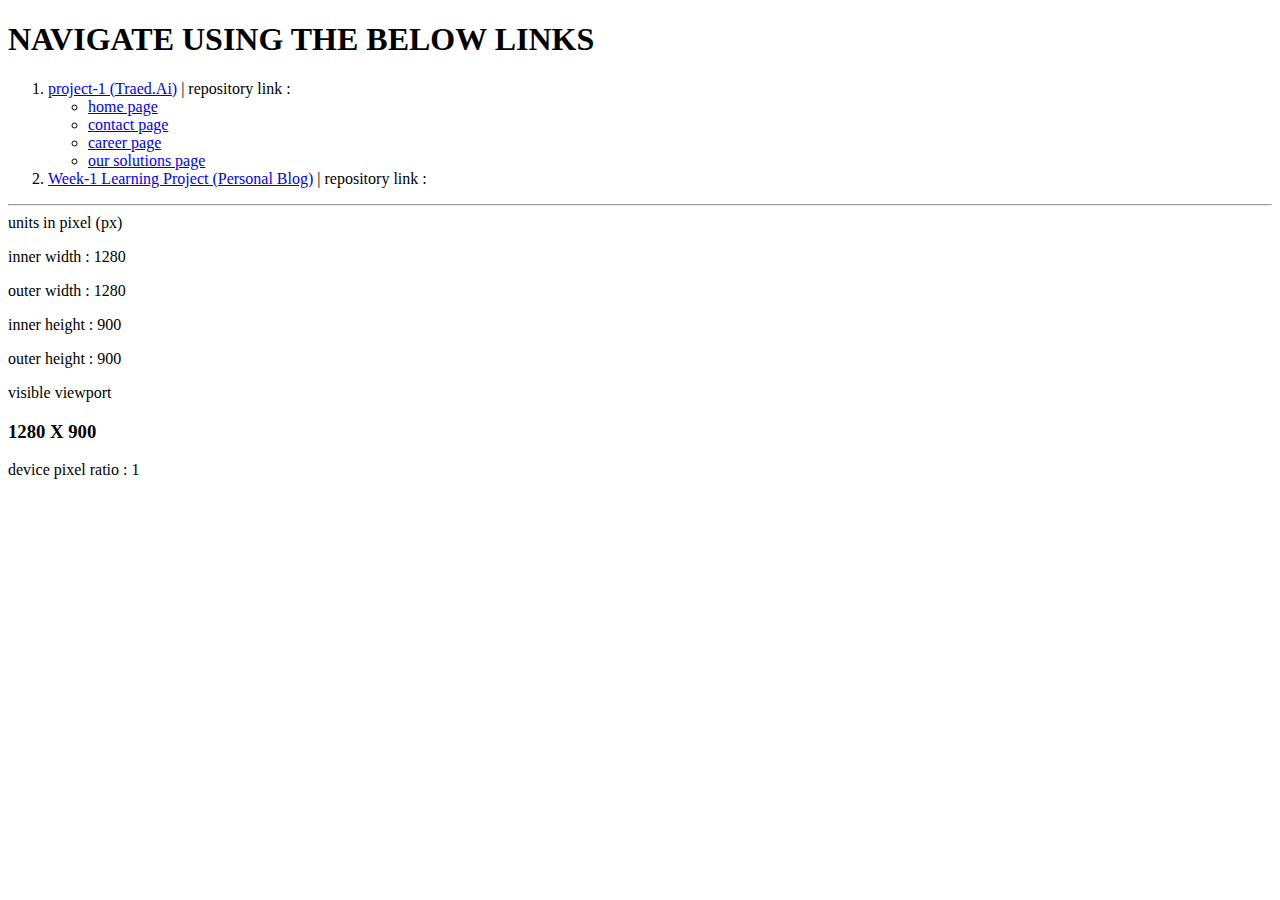
<file: index.html>
<!DOCTYPE html>
<html lang="en">
<head>
    <meta charset="UTF-8">
    <meta name="viewport" content="width=device-width, initial-scale=1.0">
    <title>Intership Projects</title>

</head>
<body>
    <h1> NAVIGATE USING THE BELOW LINKS</h1>
    <ol>
        <li><a href="traed.ai/home.html" >project-1 (Traed.Ai)</a>  | repository link : <a href=""></a></li>
        <ul>
            <li><a href="traed.ai/home.html" >home page</a></li>
            <li><a href="traed.ai/contact.html" >contact page</a></li>
            <li><a href="traed.ai/career.html" >career page</a></li>
            <li><a href="traed.ai/solutions.html" >our solutions page</a></li>
        </ul>

        <li><a href="personal_blog/index.html">Week-1 Learning Project (Personal Blog)</a> | repository link : </li>
    </ol>

    <hr>
    units in pixel (px) <br>
    <p>inner width : <span class="in-wid">0</span></p>
    <p>outer width : <span class="out-wid">0</span></p>
    <p>inner height : <span class="in-hei">0</span></p>
    <p>outer height : <span class="out-hei">0</span></p>

    <p>visible viewport <h3>0</h3></p>
	<p>device pixel ratio : <span class="dpi">0</span></p>
    <!-- <div class="decoration"></div> -->
    <script>
        // Select all <a> tags and set the target attribute to "_blank"
        var aTags = document.querySelectorAll('a');
        aTags.forEach(function(aTag) {
            aTag.setAttribute('target', '_blank');
        });

        function resolution() {
		//console.log(window.innerHeight);
        document.querySelector(".in-wid").innerHTML = window.innerWidth;
        document.querySelector(".out-wid").innerHTML = window.outerWidth;
        document.querySelector(".in-hei").innerHTML = window.innerHeight;
        document.querySelector(".out-hei").innerHTML = window.outerHeight;

        document.querySelector("h3").innerHTML = window.innerWidth + " X " + window.innerHeight;
		document.querySelector(".dpi").innerHTML = window.devicePixelRatio;
      }

	  resolution();
	  window.addEventListener('resize',resolution);
    </script>
</body>
</html>
</file>
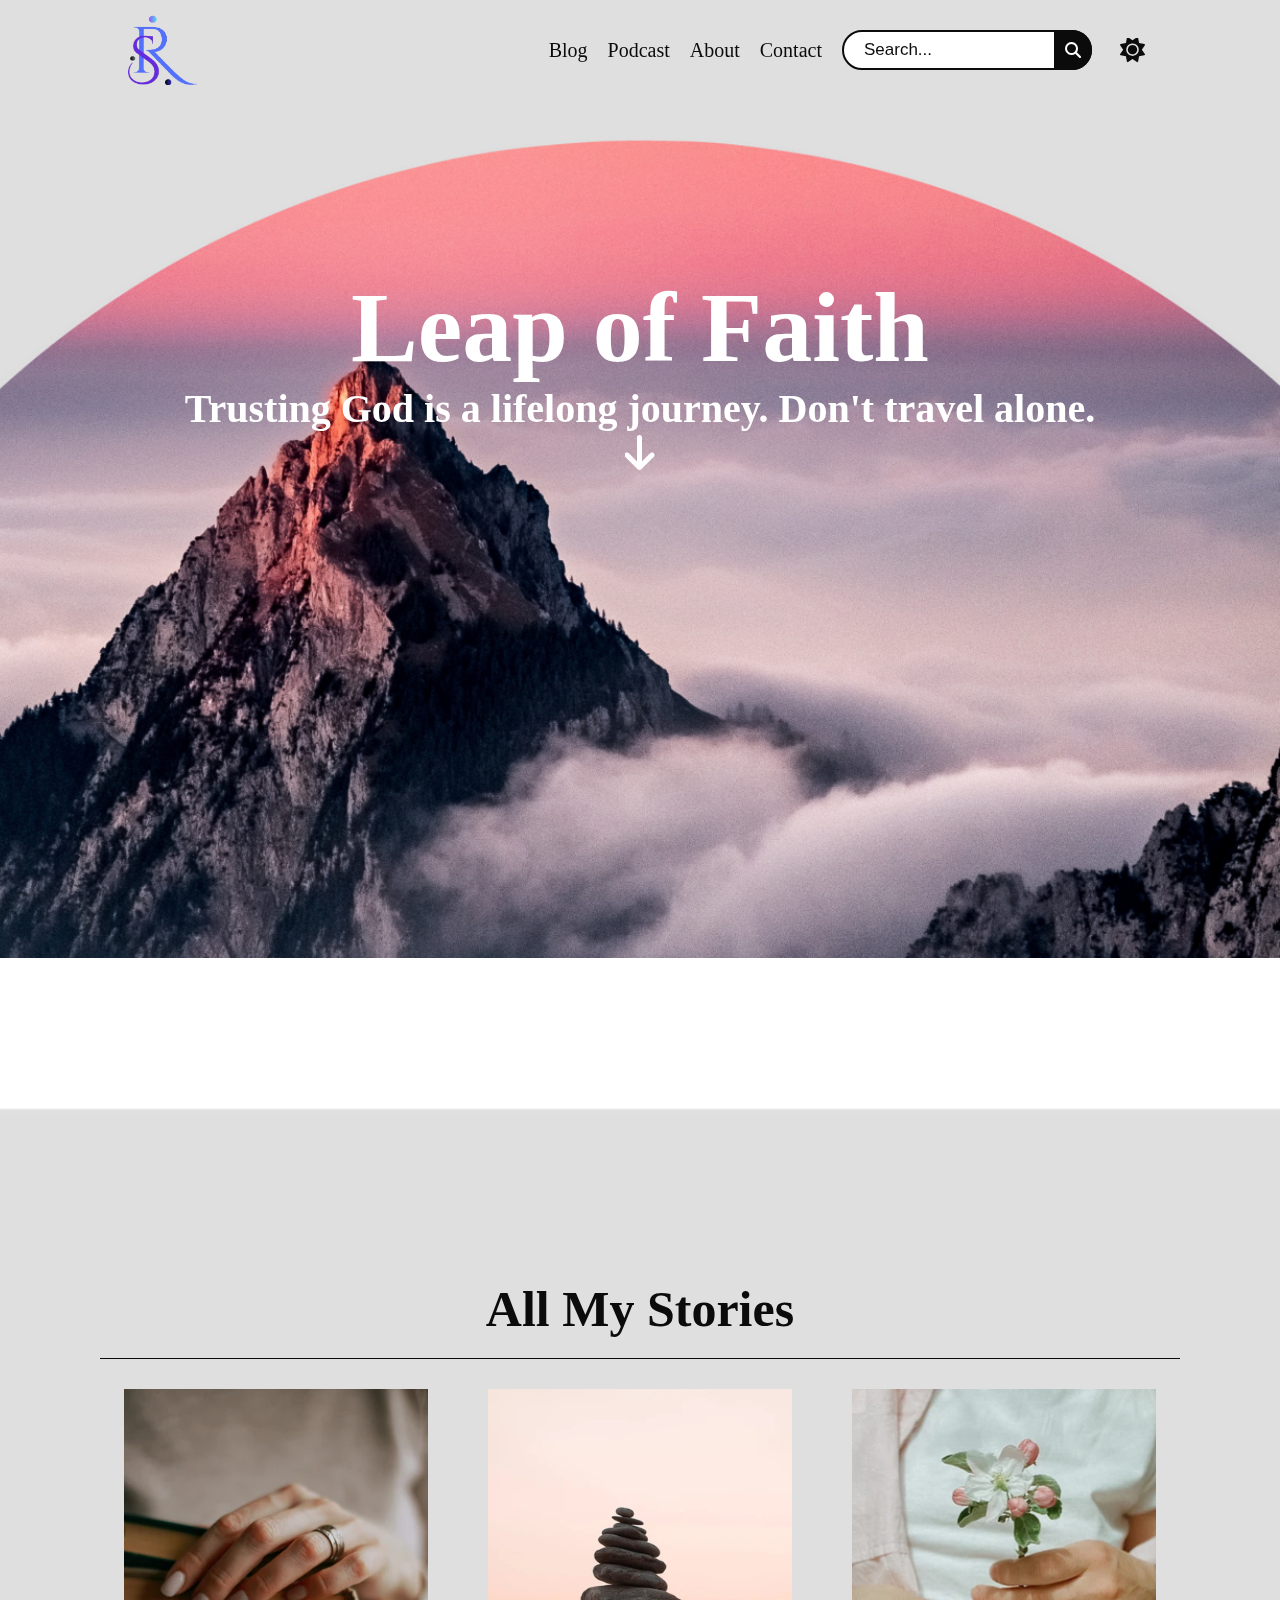
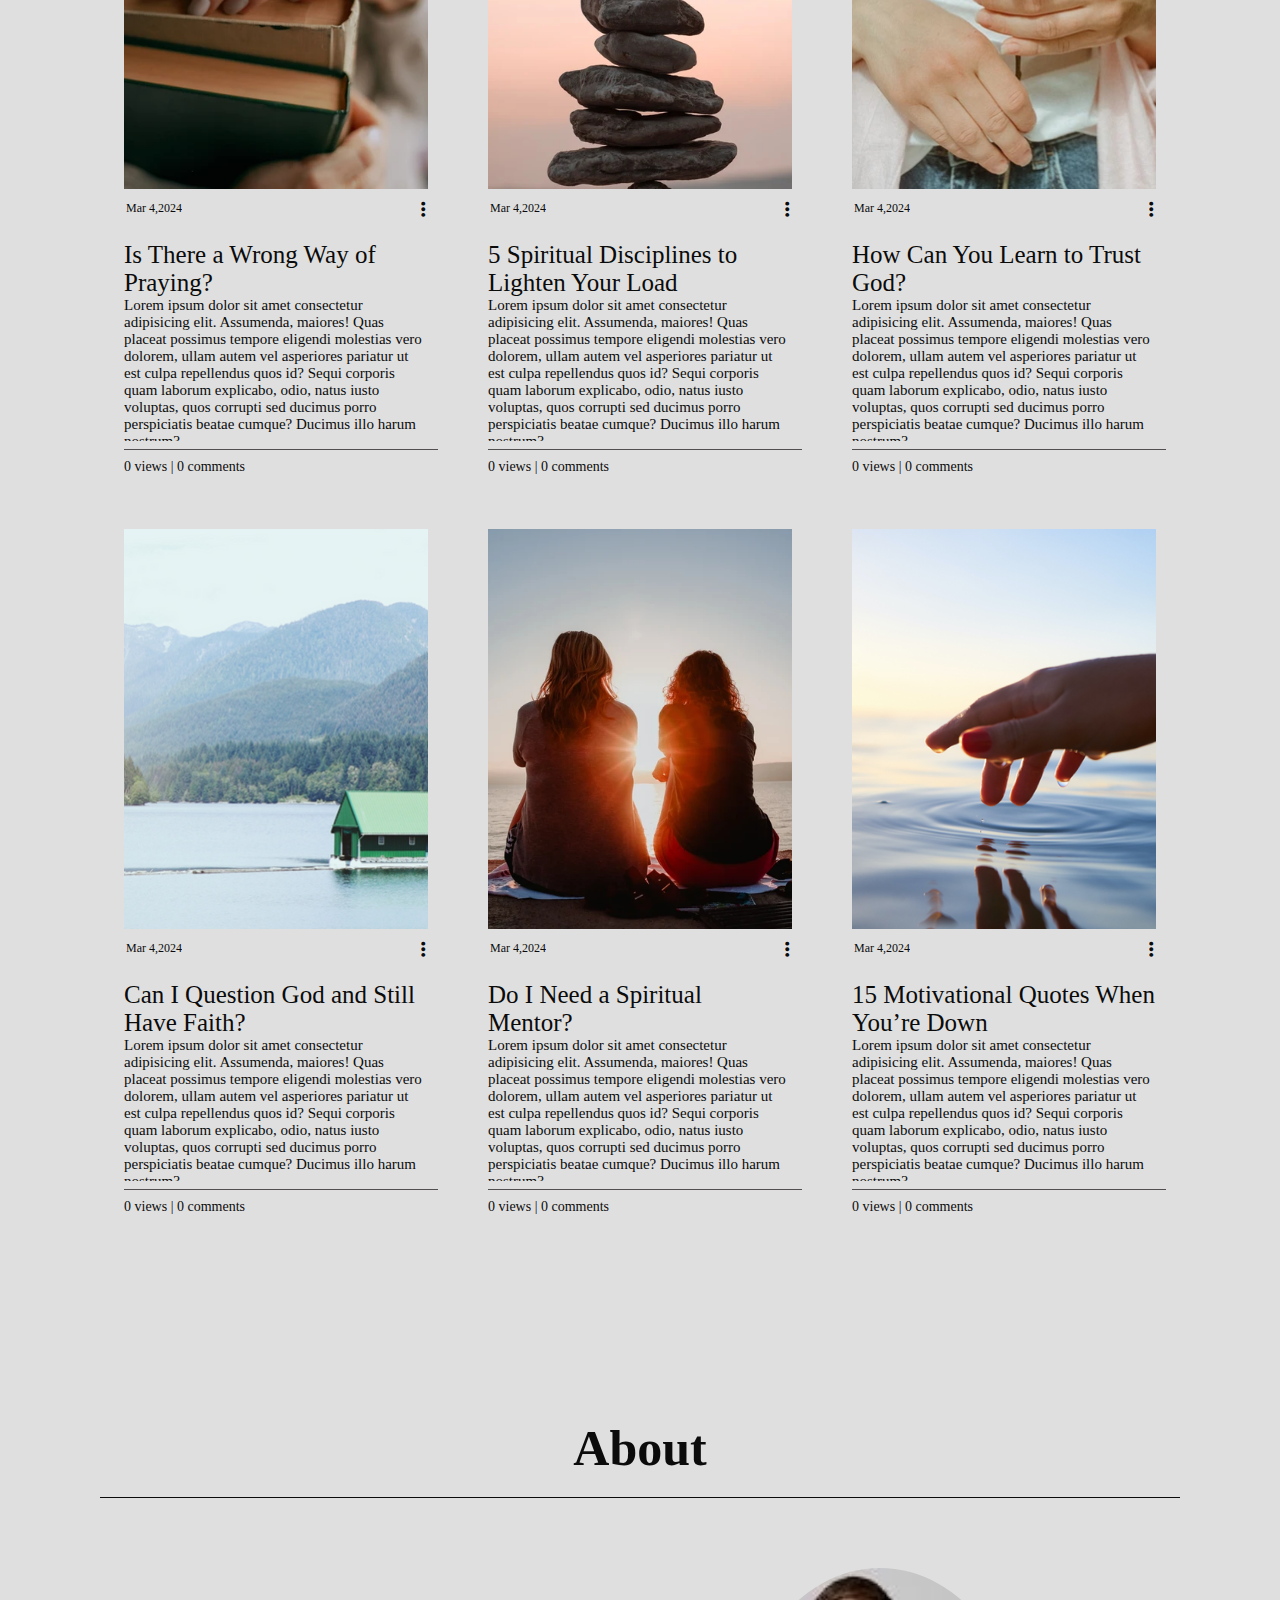
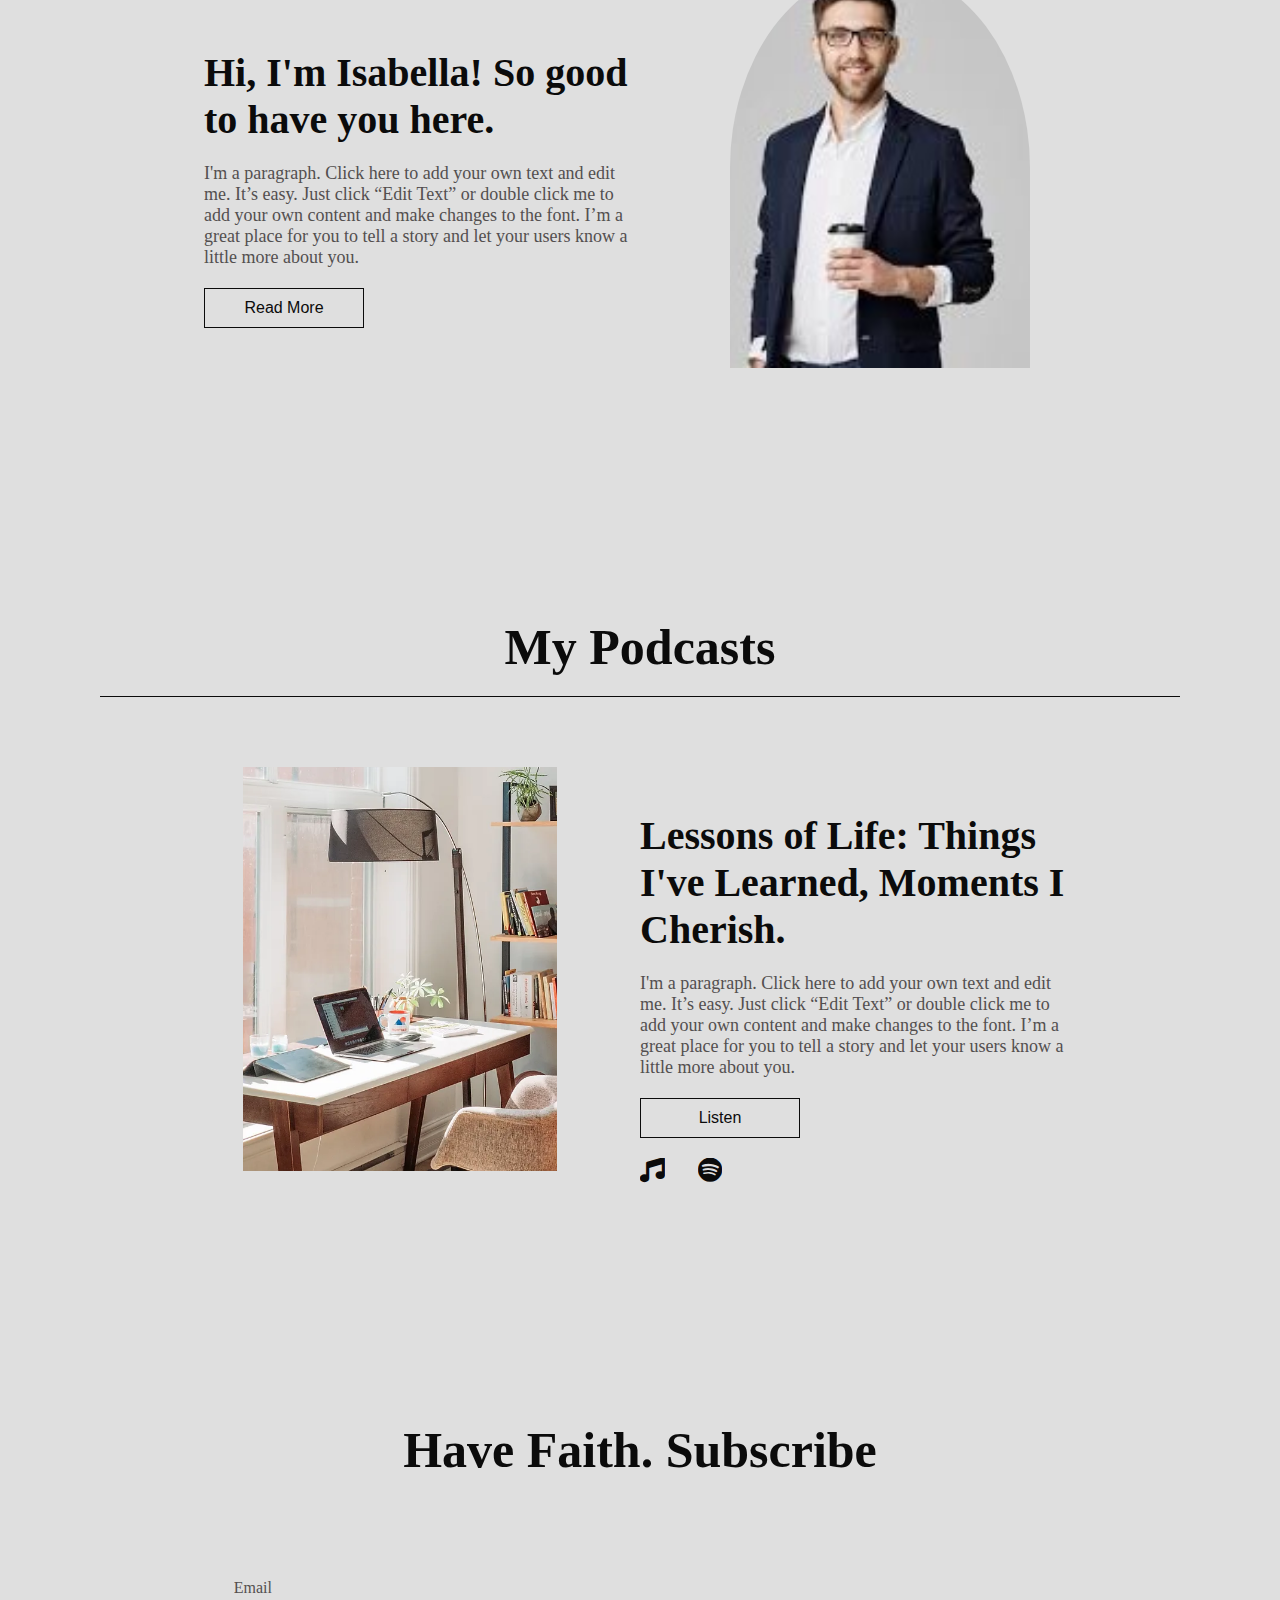
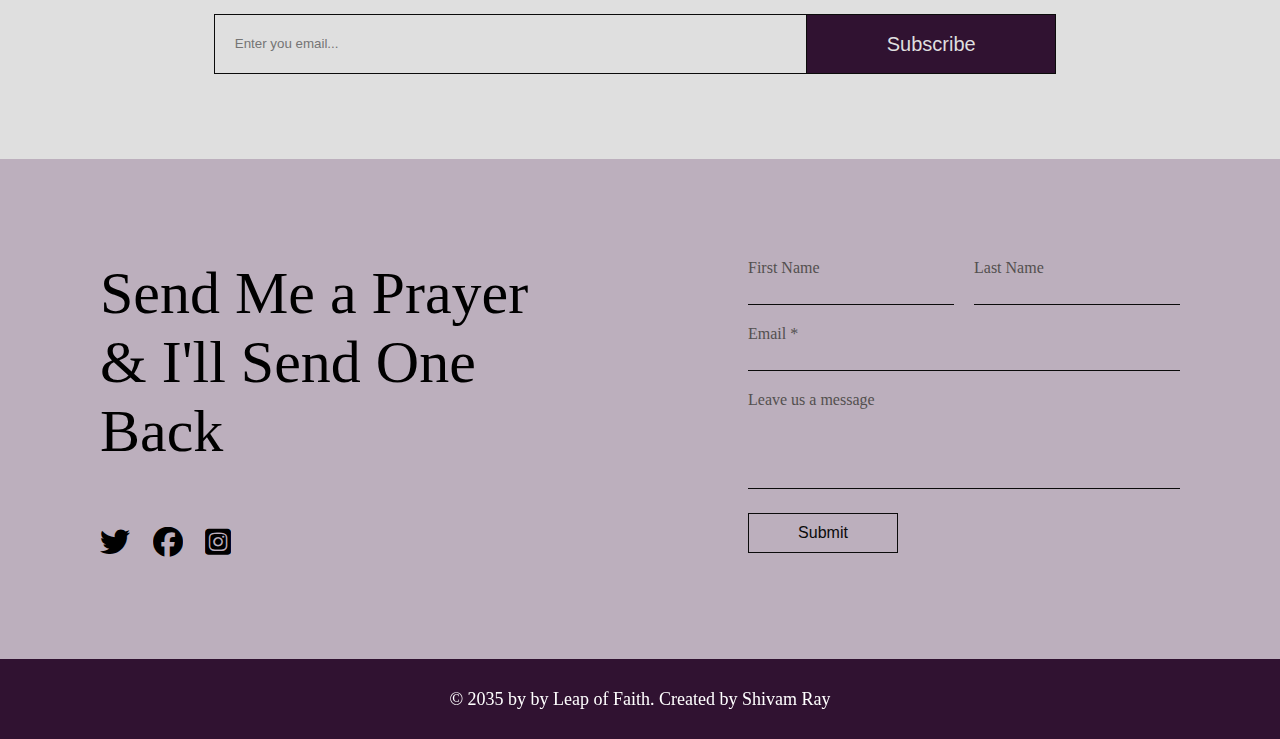
<file: personal_blog/index.html>
<!DOCTYPE html>
<html lang="en">
<head>
    <meta charset="UTF-8">
    <meta name="viewport" content="width=device-width, initial-scale=1.0">
    <title>HOME | Personal Blog</title>
    <!-- font-awesome icons  -->
    <link rel="stylesheet" href="https://cdnjs.cloudflare.com/ajax/libs/font-awesome/6.4.2/css/all.min.css">

    <script src="https://ajax.googleapis.com/ajax/libs/jquery/1.11.0/jquery.min.js"></script>
    <script src="assets/parallax.js-1.5.0/parallax.js"></script>

    <link rel="stylesheet" href="assets/index.css">
</head>
<body>
    <header>
        <div class="logo-container">
            <img src="assets/logo.png">
            <div class="menu-switch">
                <div class="line line-1"></div>
                <div class="line line-1"></div>
                <div class="line line-1"></div>
            </div>
        </div>
        <div class="menu">
            <nav>
                <li>
                    <ul class="text-nav"><a href="#">Blog</a></ul>
                    <ul class="text-nav"><a href="#">Podcast</a></ul>
                    <ul class="text-nav"><a href="#">About</a></ul>
                    <ul class="text-nav"><a href="#">Contact</a></ul>
                </li>
            </nav>
            <div class="search-bar text-nav">
                <input type="text" name="search-box" placeholder="Search...">
                <button class="search-btn">
                    <i class="fa-solid fa-magnifying-glass"></i>
                </button>
            </div>
            <div class="mode-switch">
                <i class="fa-solid fa-sun light-mode"></i>
                <i class="fa-solid fa-moon dark-mode"></i>
            </div>
        </div>
    </header>

    <div class="seperator"></div>
    
    <main>
        <section class="landing-section" data-parallax="scroll" data-position="center right" data-bleed="10" data-image-src="assets/mountain.jpg">
            <img src="assets/cover.webp">
            <div class="content">
                <h1>Leap of Faith</h1>
                <h3>Trusting God is a lifelong journey. Don't travel alone.</h3>
                <i class="fa-solid fa-arrow-down"></i>
            </div>
        </section>

        <section class="my-stories">
            <h2>All My Stories</h2>
            <div class="hr"></div>
            <div class="cards-container">
                <div class="card">
                    <img src="assets/1.jpg">
                    <div class="info">
                        <span class="date">Mar 4,2024</span>
                        <i class="fa-solid fa-ellipsis-vertical"></i>
                    </div>
                    <div class="content">
                        <h4>Is There a Wrong Way of Praying?</h4>
                        <p>Lorem ipsum dolor sit amet consectetur adipisicing elit. Assumenda, maiores! Quas placeat possimus tempore eligendi molestias vero dolorem, ullam autem vel asperiores pariatur ut est culpa repellendus quos id? Sequi corporis quam laborum explicabo, odio, natus iusto voluptas, quos corrupti sed ducimus porro perspiciatis beatae cumque? Ducimus illo harum nostrum?</p>
                    </div>
                    <div class="hr-card"></div>
                    <div class="social">
                        <span>0 views | </span>
                        <span>0 comments</span>
                    </div>
                </div>

                <div class="card">
                    <img src="assets/2.jpg">
                    <div class="info">
                        <span class="date">Mar 4,2024</span>
                        <i class="fa-solid fa-ellipsis-vertical"></i>
                    </div>
                    <div class="content">
                        <h4>5 Spiritual Disciplines to Lighten Your Load</h4>
                        <p>Lorem ipsum dolor sit amet consectetur adipisicing elit. Assumenda, maiores! Quas placeat possimus tempore eligendi molestias vero dolorem, ullam autem vel asperiores pariatur ut est culpa repellendus quos id? Sequi corporis quam laborum explicabo, odio, natus iusto voluptas, quos corrupti sed ducimus porro perspiciatis beatae cumque? Ducimus illo harum nostrum?</p>
                    </div>
                    <div class="hr-card"></div>
                    <div class="social">
                        <span>0 views | </span>
                        <span>0 comments</span>
                    </div>
                </div>

                <div class="card">
                    <img src="assets/3.jpg">
                    <div class="info">
                        <span class="date">Mar 4,2024</span>
                        <i class="fa-solid fa-ellipsis-vertical"></i>
                    </div>
                    <div class="content">
                        <h4>How Can You Learn to Trust God?</h4>
                        <p>Lorem ipsum dolor sit amet consectetur adipisicing elit. Assumenda, maiores! Quas placeat possimus tempore eligendi molestias vero dolorem, ullam autem vel asperiores pariatur ut est culpa repellendus quos id? Sequi corporis quam laborum explicabo, odio, natus iusto voluptas, quos corrupti sed ducimus porro perspiciatis beatae cumque? Ducimus illo harum nostrum?</p>
                    </div>
                    <div class="hr-card"></div>
                    <div class="social">
                        <span>0 views | </span>
                        <span>0 comments</span>
                    </div>
                </div>

                <div class="card">
                    <img src="assets/4.png">
                    <div class="info">
                        <span class="date">Mar 4,2024</span>
                        <i class="fa-solid fa-ellipsis-vertical"></i>
                    </div>
                    <div class="content">
                        <h4>Can I Question God and Still Have Faith?</h4>
                        <p>Lorem ipsum dolor sit amet consectetur adipisicing elit. Assumenda, maiores! Quas placeat possimus tempore eligendi molestias vero dolorem, ullam autem vel asperiores pariatur ut est culpa repellendus quos id? Sequi corporis quam laborum explicabo, odio, natus iusto voluptas, quos corrupti sed ducimus porro perspiciatis beatae cumque? Ducimus illo harum nostrum?</p>
                    </div>
                    <div class="hr-card"></div>
                    <div class="social">
                        <span>0 views | </span>
                        <span>0 comments</span>
                    </div>
                </div>

                <div class="card">
                    <img src="assets/5.jpg">
                    <div class="info">
                        <span class="date">Mar 4,2024</span>
                        <i class="fa-solid fa-ellipsis-vertical"></i>
                    </div>
                    <div class="content">
                        <h4>Do I Need a Spiritual Mentor?</h4>
                        <p>Lorem ipsum dolor sit amet consectetur adipisicing elit. Assumenda, maiores! Quas placeat possimus tempore eligendi molestias vero dolorem, ullam autem vel asperiores pariatur ut est culpa repellendus quos id? Sequi corporis quam laborum explicabo, odio, natus iusto voluptas, quos corrupti sed ducimus porro perspiciatis beatae cumque? Ducimus illo harum nostrum?</p>
                    </div>
                    <div class="hr-card"></div>
                    <div class="social">
                        <span>0 views | </span>
                        <span>0 comments</span>
                    </div>
                </div>

                <div class="card">
                    <img src="assets/6.png">
                    <div class="info">
                        <span class="date">Mar 4,2024</span>
                        <i class="fa-solid fa-ellipsis-vertical"></i>
                    </div>
                    <div class="content">
                        <h4>15 Motivational Quotes When You’re Down</h4>
                        <p>Lorem ipsum dolor sit amet consectetur adipisicing elit. Assumenda, maiores! Quas placeat possimus tempore eligendi molestias vero dolorem, ullam autem vel asperiores pariatur ut est culpa repellendus quos id? Sequi corporis quam laborum explicabo, odio, natus iusto voluptas, quos corrupti sed ducimus porro perspiciatis beatae cumque? Ducimus illo harum nostrum?</p>
                    </div>
                    <div class="hr-card"></div>
                    <div class="social">
                        <span>0 views | </span>
                        <span>0 comments</span>
                    </div>
                </div>
            </div>
        </section>

        <section class="about">
            <h2>About</h2>
            <div class="hr"></div>
            <div class="panel-container">
                <div class="text-panel">
                    <h3>Hi, I'm Isabella! So good to have you here. </h3>
                    <p>I'm a paragraph. Click here to add your own text and edit me. It’s easy. Just click “Edit Text” or double click me to add your own content and make changes to the font. I’m a great place for you to tell a story and let your users know a little more about you.</p>
                    <button>Read More</button>
                </div>
                <div class="graphics-panel">
                    <div class="img-wrapper">
                        <!-- <img src="assets/about.jpg"; -->
                    </div>
                </div>
            </div>
        </section>

        <section class="podcasts">
            <h2>My Podcasts</h2>
            <div class="hr"></div>
            <div class="panel-container">
                <div class="graphics-panel">
                    <img src="assets/podcats.webp">
                </div>
                <div class="text-panel">
                    <h3>Lessons of Life: Things I've Learned, Moments I Cherish. </h3>
                    <p>I'm a paragraph. Click here to add your own text and edit me. It’s easy. Just click “Edit Text” or double click me to add your own content and make changes to the font. I’m a great place for you to tell a story and let your users know a little more about you.</p>
                    <button>Listen</button>
                    <div>
                        <i class="fa-solid fa-music"></i>
                        <i class="fa-brands fa-spotify"></i>
                    </div>
                </div>
            </div>
        </section>

        <section class="subscription">
            <h3>Have Faith. Subscribe</h3>
            <div class="input-wrapper">
                <div class="label">
                    <label for="s_email">Email</label>
                </div>
                <input type="email" name="s_email" id="s_email" placeholder="Enter you email..." required>
                <button>Subscribe</button>
            </div>
        </section>

        <section class="contact">
            <div class="content-left">
                <h2>Send Me a Prayer & I'll Send One Back</h2>
                <div>
                    <i class="fa-brands fa-twitter"></i>
                    <i class="fa-brands fa-facebook"></i>
                    <i class="fa-brands fa-square-instagram"></i>
                </div>
            </div>
            <div class="contact-form">
                <form action="" name="contact-form">
                    <div class="input-grp">
                        <label for="fname">First Name</label>
                        <input type="text" name="fname">
                    </div>
                    <div class="input-grp">
                        <label for="lname">Last Name</label>
                        <input type="text" name="lname">
                    </div>
                    <div class="input-grp">
                        <label for="email">Email *</label>
                        <input type="email" name="email" id="email" required>
                    </div>
                    <div class="input-grp">
                        <label for="msg">Leave us a message</label>
                        <textarea name="msg"></textarea>
                    </div>
                    <button form="contact-form">Submit</button>
                </form>
            </div>
        </section>
    </main>

    <footer>
        <p>© 2035 by by Leap of Faith. Created by Shivam Ray</p>
    </footer>

    <script>
        //toogle dark/light mode
        console.log("script//");
        const lightMode = document.querySelector(".light-mode");
        const darkMode = document.querySelector(".dark-mode");
        const modeSwitch = document.querySelector(".mode-switch")

        modeSwitch.addEventListener("click",()=>{
            modeSwitch.classList.toggle('mode-change');
        })

        //header hide/show
        let prevScrollPos = window.pageYOffset;

        window.onscroll = function() {
            let currentScrollPos = window.pageYOffset;
            let header = document.querySelector("header");
            if (prevScrollPos > currentScrollPos) {
                // Scrolling up
                header.style.top = "0";
            } else {
                // Scrolling down
                header.style.top = "-10rem"; 
            }

            prevScrollPos = currentScrollPos;
        };

        //required fields
        function handleFocusout(inputElement) {
            if (inputElement.value === "") {
                inputElement.style.backgroundColor = "#f08585";
            } else {
                inputElement.style.backgroundColor = "#fff";
            }
        }

        const subscriptionMail = document.querySelector("#s_email");
        const email = document.querySelector("#email");

        subscriptionMail.addEventListener("focusout", () => {
            if (subscriptionMail.value === "") {
                subscriptionMail.style.backgroundColor = "#f08585";
            } else {
                subscriptionMail.style.backgroundColor = "#fff";
            }
        });

        email.addEventListener("focusout", () => {
            if (email.value === "") {
                email.style.backgroundColor = "#f08585";
            } else {
                email.style.backgroundColor = "transparent";
            }
        });

    </script>
</body>
</html>
</file>
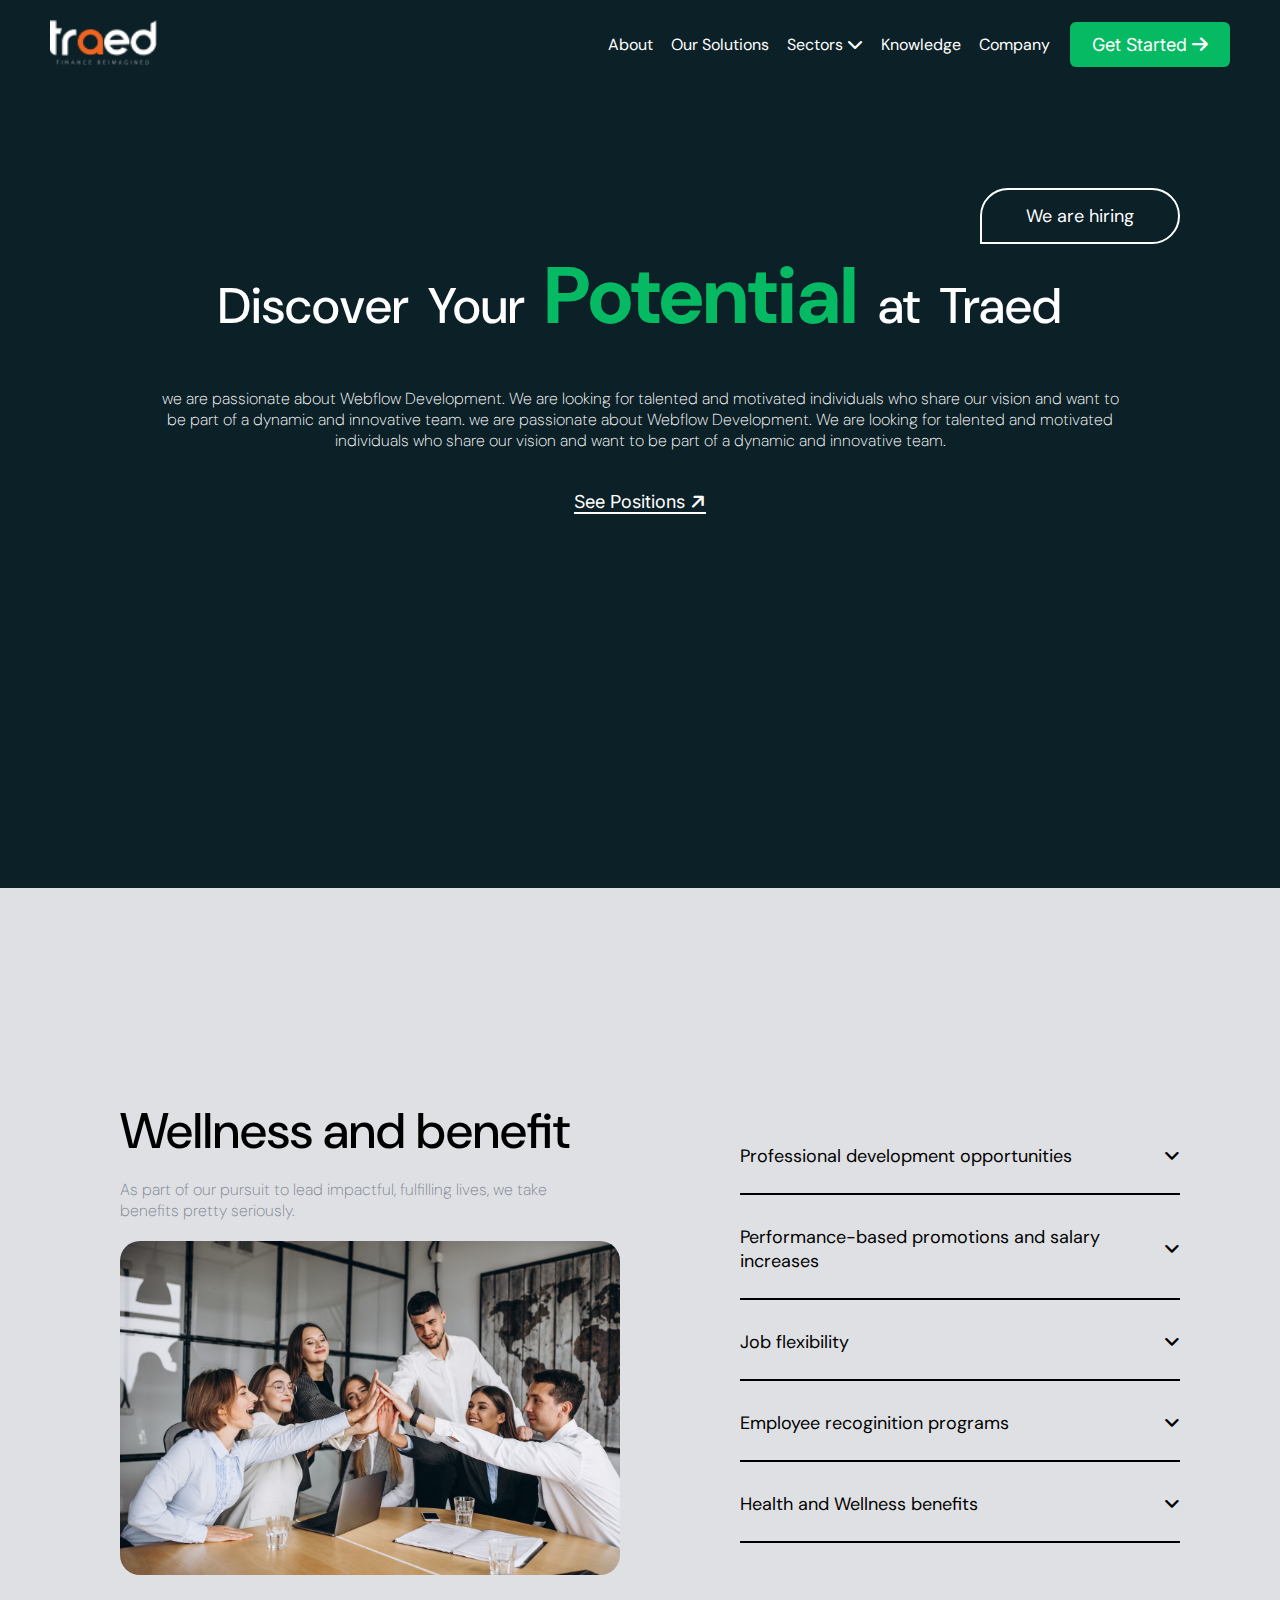
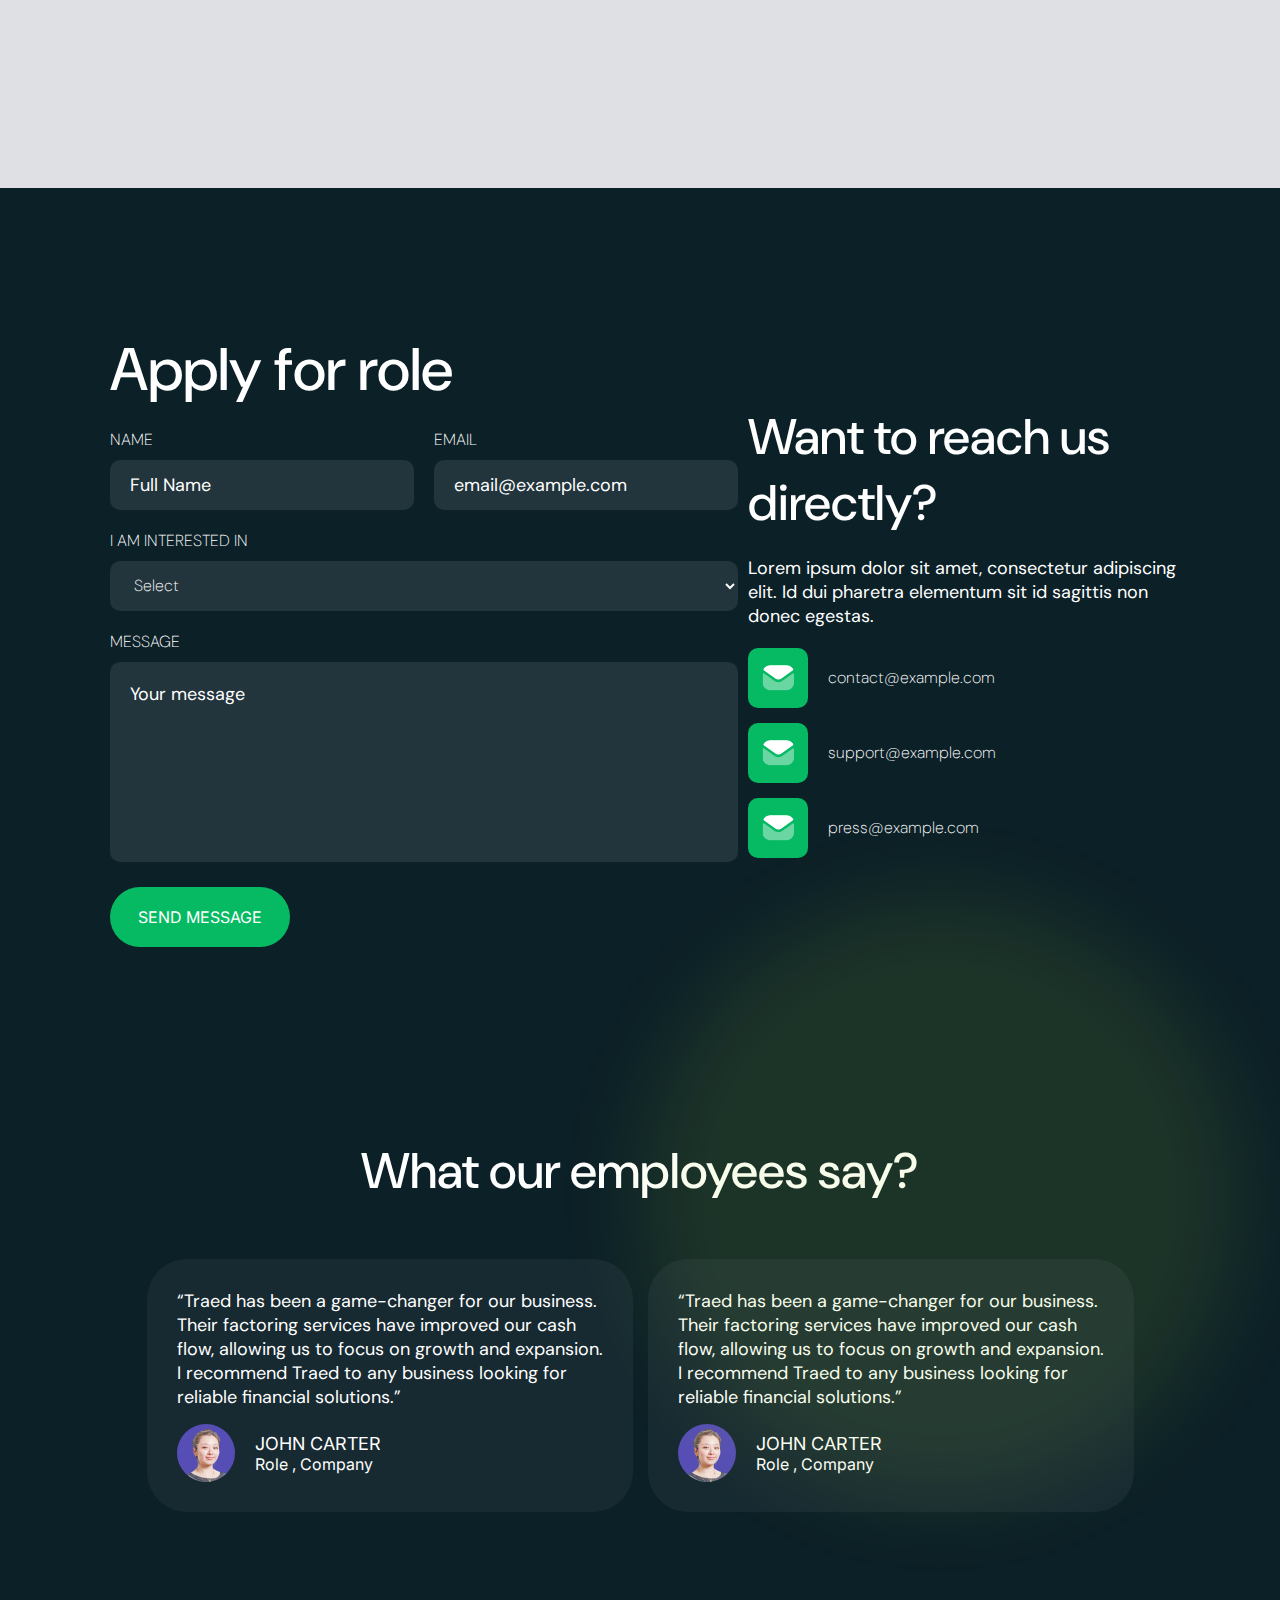
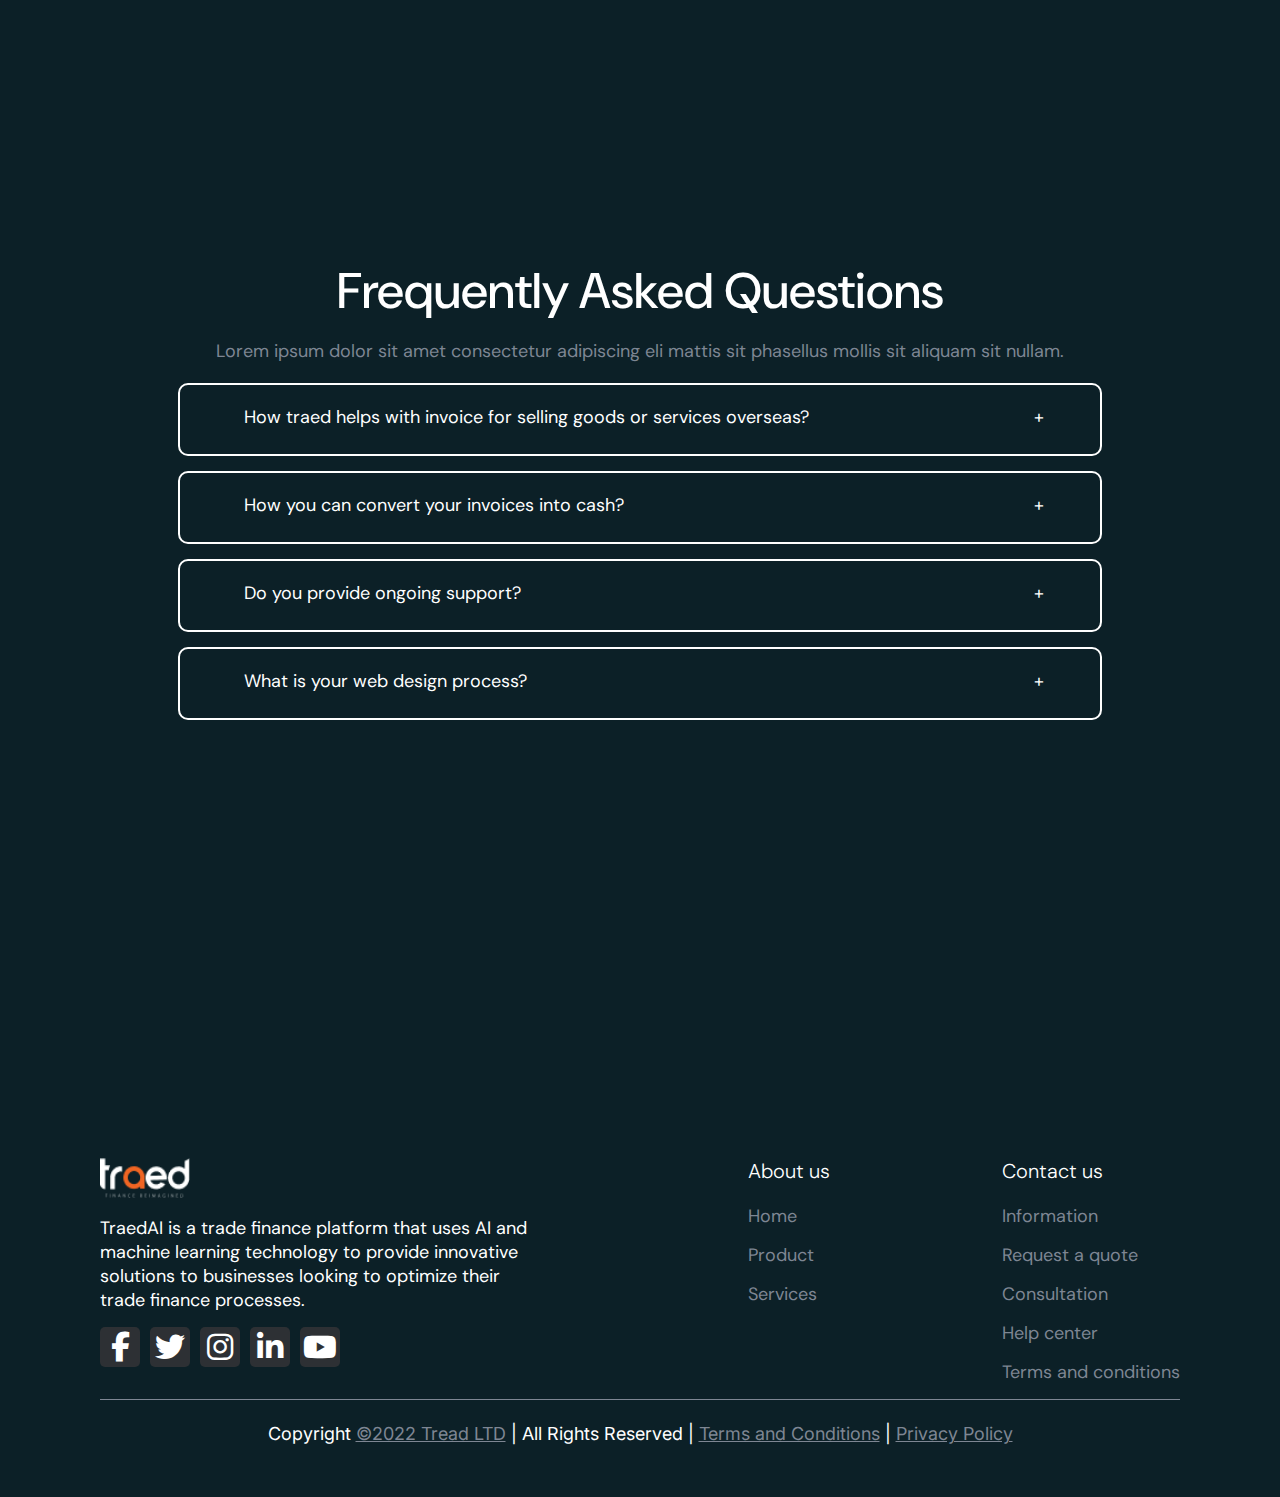
<file: traed.ai/career.html>
<!DOCTYPE html>
<html lang="en">

<head>
    <meta charset="UTF-8">
    <meta name="viewport" content="width=device-width, initial-scale=1.0">
    <title>Traed.Ai | career</title>
    <!-- google fonts - dm sans , inter -->
    <link rel="preconnect" href="https://fonts.googleapis.com">
    <link rel="preconnect" href="https://fonts.gstatic.com" crossorigin>
    <link href="https://fonts.googleapis.com/css2?family=DM+Sans:opsz@9..40&family=Inter&display=swap" rel="stylesheet">
    <!-- font-awesome icons  -->
    <link rel="stylesheet" href="https://cdnjs.cloudflare.com/ajax/libs/font-awesome/6.4.2/css/all.min.css">
    <!-- page stylesheet -->
    <link rel="stylesheet" href="scripts/career.css">
    </style>
</head>

<body>
    <div class="top-container">
        <header class="header">
            <a href="#" class="nav-logo"><img src="assets/Group 1171278505.png"></a>
            <nav class="navbar">
                <div class="nav-menu text-inter-sm">
                    <a href="about.html" class="nav-link">About</a>
                    <a href="#" class="nav-link">Our Solutions</a>
                    <a href="#" class="nav-link">Sectors <i class="fa-solid fa-chevron-down"></i></a>
                    <a href="#" class="nav-link">Knowledge</a>
                    <a href="#" class="nav-link">Company</a>
                </div>
                <button class="nav-button primary-button text-inter-lg">Get Started <i
                        class="fa-solid fa-arrow-right"></i></button>
                <div class="hamburger">
                    <span class="bar"></span>
                    <span class="bar"></span>
                    <span class="bar"></span>
                </div>
            </nav>
        </header>

        <main class="main-section">
            <section class="landing-section">
                <div class="we-are-hiring text-lg">We are hiring</div>
                <h3>Discover Your <span>Potential</span> at Tr<span>a</span>ed</h3>
                <p class="text-sm">we are passionate about Webflow Development. We are looking for talented and
                    motivated individuals who share our vision and want to be part of a dynamic and innovative team. we
                    are passionate about Webflow Development. We are looking for talented and motivated individuals who
                    share our vision and want to be part of a dynamic and innovative team.</p>
                <p class="lower-link">
                    <a href="" class="text-inter-lg lower-link">See Positions <i
                            class="fa-solid fa-arrow-right fa-rotate-by" style="--fa-rotate-angle: -45deg;""></i></a>
                </p>
            </section>

            <section class=" wellness-section flex-section">
                <div class="img-panel">
                    <h3>Wellness and benefit</h3>
                    <p class="text-sm">As part of our pursuit to lead impactful, fulfilling lives, we take
                        benefits pretty seriously.</p>
                    <img src="assets/career.png">
                </div>
                <div class="accordion-sm">
                    <div class="container">
                        <div class="label text-lg">
                            Professional development opportunities
                            <i class="fa-solid fa-angle-up"></i>
                            <i class="fa-solid fa-angle-down"></i>
                        </div>
                        <div class="content text-sm">
                            <p class="text-sm">Companies can implement programs to recognize and reward
                                employees for their hard work and achievements, which can help boost morale
                                and motivation.</p>
                        </div>
                    </div>
                    <div class="container">
                        <div class="label text-lg">
                            Performance-based promotions and salary increases
                            <i class="fa-solid fa-angle-up"></i>
                            <i class="fa-solid fa-angle-down"></i>
                        </div>
                        <div class="content text-sm">
                            <p class="text-sm">Companies can implement programs to recognize and reward
                                employees for their hard work and achievements, which can help boost morale
                                and motivation.</p>
                        </div>
                    </div>
                    <div class="container">
                        <div class="label text-lg">
                            Job flexibility
                            <i class="fa-solid fa-angle-up"></i>
                            <i class="fa-solid fa-angle-down"></i>
                        </div>
                        <div class="content text-sm">
                            <p class="text-sm">Companies can implement programs to recognize and reward
                                employees for their hard work and achievements, which can help boost morale
                                and motivation.</p>
                        </div>
                    </div>
                    <div class="container">
                        <div class="label text-lg">
                            Employee recoginition programs
                            <i class="fa-solid fa-angle-up"></i>
                            <i class="fa-solid fa-angle-down"></i>
                        </div>
                        <div class="content text-sm">
                            <p class="text-sm">Companies can implement programs to recognize and reward
                                employees for their hard work and achievements, which can help boost morale
                                and motivation.</p>
                        </div>
                    </div>
                    <div class="container">
                        <div class="label text-lg">
                            Health and Wellness benefits
                            <i class="fa-solid fa-angle-up"></i>
                            <i class="fa-solid fa-angle-down"></i>
                        </div>
                        <div class="content text-sm">
                            <p class="text-sm">Companies can implement programs to recognize and reward
                                employees for their hard work and achievements, which can help boost morale
                                and motivation.</p>
                        </div>
                    </div>
                </div>
            </section>

            <section class="form-section flex-section">
                <div class="form-panel">
                    <h2>Apply for role</h2>
                    <form action="" id="contact-form" name="contact-form" class="text-sm">
                        <div class="input-grp">
                            <label for="name">NAME</label>
                            <input type="text" name="name" id="name" placeholder="Full Name">
                        </div>
                        <div class="input-grp">
                            <label for="email">EMAIL</label>
                            <input type="email" name="email" id="email" placeholder="email@example.com">
                        </div>
                        <div class="dropdown-grp">
                            <label for="role">I AM INTERESTED IN</label>
                            <select id="role" name="role" class="text-sm">
                                <option value="" disabled selected hidden>Select</option>
                                <option value="option1">Option 1</option>
                                <option value="option2">Option 2</option>
                                <option value="option3">Option 3</option>
                                <option value="option4">Option 4</option>
                            </select>
                        </div>
                        <div class="textarea-grp">
                            <label for="message">MESSAGE</label>
                            <textarea name="message" id="message" placeholder="Your message"></textarea>
                        </div>
                        <div class="button-grp">
                            <button id="submit" name="submit" class="text-inter-sm">SEND MESSAGE</button>
                        </div>
                    </form>
                </div>
                <div class="info-panel">
                    <h3>Want to reach us directly?</h3>
                    <p class="text-lg">Lorem ipsum dolor sit amet, consectetur adipiscing elit. Id dui pharetra
                        elementum sit id sagittis non donec egestas.</p>
                    <div class="points-container">
                        <div class="point">
                            <span class="img-container">
                                <img src="assets/envelope.png">
                            </span>
                            <p class="text-sm">contact@example.com </p>
                        </div>
                        <div class="point">
                            <div class="img-container">
                                <img src="assets/envelope.png">
                            </div>
                            <p class="text-sm"> support@example.com</p>
                        </div>
                        <div class="point">
                            <div class="img-container">
                                <img src="assets/envelope.png">
                            </div>
                            <p class="text-sm">press@example.com</p>
                        </div>
                    </div>
                </div>
            </section>

            <section class="testimonials-section">
                <div class="decoration"></div>
                <h3>What our employees say?</h3>
                <div class="testimonials">
                    <div class="card">
                        <p class="text-lg">“Traed has been a game-changer for our business. Their factoring services
                            have improved
                            our cash flow, allowing us to focus on growth and expansion. I recommend Traed to any
                            business looking for reliable financial solutions.”</p>
                        <div class="user-wrapper">
                            <div class="img-wrapper">
                                <img src="assets/user1.jfif">
                            </div>
                            <div class="details">
                                <p class="text-inter-lg">JOHN CARTER</p>
                                <p class="text-inter-sm">Role , Company</p>
                            </div>
                        </div>
                    </div>
                    <div class="card">
                        <p class="text-lg">“Traed has been a game-changer for our business. Their factoring services
                            have improved
                            our cash flow, allowing us to focus on growth and expansion. I recommend Traed to any
                            business looking for reliable financial solutions.”</p>
                        <div class="user-wrapper">
                            <div class="img-wrapper">
                                <img src="assets/user1.jfif">
                            </div>
                            <div class="details">
                                <p class="text-inter-lg">JOHN CARTER</p>
                                <p class="text-inter-sm">Role , Company</p>
                            </div>
                        </div>
                    </div>
                </div>
            </section>

            <section class="accordion-section">
                <h3>Frequently Asked Questions</h3>
                <p class="text-lg sub-heading">Lorem ipsum dolor sit amet consectetur adipiscing eli mattis sit
                    phasellus mollis sit
                    aliquam
                    sit nullam.</p>
                <div class="accordion">
                    <div class="container">
                        <div class="label text-lg">How traed helps with invoice for selling goods or services overseas?
                        </div>
                        <div class="content text-sm">
                            <ul>
                                <li>Register with Traed.ai</li>
                                <li>Introduce your company</li>
                                <li>Add your buyer and get limits</li>
                                <li>Upload invoices</li>
                            </ul>
                            <p class="text-sm">Get your cash in 48 hours once your Traed contract and Buyer's notice are
                                signed</p>
                        </div>
                    </div>
                    <div class="container">
                        <div class="label  text-lg">How you can convert your invoices into cash?</div>
                        <div class="content text-sm">
                            <p class="text-sm">Get your cash in 48 hours once your Traed contract and Buyer's notice are
                                signed</p>
                        </div>
                    </div>
                    <div class="container">
                        <div class="label text-lg">Do you provide ongoing support?</div>
                        <div class="content text-sm">
                            <ul>
                                <li>Register with Traed.ai</li>
                                <li>Introduce your company</li>
                                <li>Add your buyer and get limits</li>
                                <li>Upload invoices</li>
                            </ul>
                            <p class="text-sm">Get your cash in 48 hours once your Traed contract and Buyer's notice are
                                signed</p>
                        </div>
                    </div>
                    <div class="container">
                        <div class="label text-lg">What is your web design process?</div>
                        <div class="content text-sm">
                            <ul>
                                <li>Register with Traed.ai</li>
                                <li>Introduce your company</li>
                                <li>Add your buyer and get limits</li>
                                <li>Upload invoices</li>
                            </ul>
                            <p class="text-sm">Get your cash in 48 hours once your Traed contract and Buyer's notice are
                                signed</p>
                        </div>
                    </div>
                </div>
            </section>

        </main>

        <footer class="footer">
            <div class="container-top">
                <div class="left-panel">
                    <img src="assets/Group 1171278505.png">
                    <p class="text-lg">TraedAI is a trade finance platform that uses AI and machine learning technology
                        to provide
                        innovative solutions to businesses looking to optimize their trade finance processes.</p>
                    <div class="social-icon-wrapper">
                        <span><i class="fa-brands fa-facebook-f"></i></span>
                        <span><i class="fa-brands fa-twitter"></i></span>
                        <span><i class="fa-brands fa-instagram"></i></span>
                        <span><i class="fa-brands fa-linkedin-in"></i></span>
                        <span><i class="fa-brands fa-youtube"></i></span>
                    </div>
                </div>
                <div class="right-panel">
                    <span class="links-left">
                        <h4>About us</h4>
                        <span class="text-inter-lg">
                            <a href="home.html">Home</a>
                            <a href="#">Product</a>
                            <a href="#">Services</a>
                        </span>
                    </span>
                    <span class="links-right">
                        <h4>Contact us</h4>
                        <span class="text-inter-lg">
                            <a href="#">Information</a>
                            <a href="#">Request a quote</a>
                            <a href="#">Consultation</a>
                            <a href="#">Help center</a>
                            <a href="#">Terms and conditions</a>
                        </span>
                    </span>
                </div>
            </div>
            <div class="horizontal-rule"></div>
            <div class="container-bottom">
                <p class="text-inter-lg">Copyright <a href="" class="text-inter-lg">©2022 Tread LTD</a> | All Rights
                    Reserved |
                    <a href="" class="text-inter-lg">Terms and Conditions</a> | <a href="" class="text-inter-lg">Privacy
                        Policy</a>
                </p>
            </div>
        </footer>
    </div>
    <!-- java-script -->
    <script src="scripts/script.js"></script>
</body>

</html>
</file>
<file: personal_blog/assets/index.css>
:root{
    --main-primary : #dfdfdf;
    --main-secondary : #301231;
    --main-secondary-faded : #bcafbd;
    --text-main : #0b0b0b;
    --text-secondary : #534f4f;
}

*{
    padding: 0;
    margin: 0;
    box-sizing: border-box;
    outline: none;
    overflow-x: hidden;
    overflow-y: auto;
}

html{
    font-size: 62.5%;
}

body{
    height :100%;
    width : 100%;
}

a{
    text-decoration: none;
    color: inherit;
}

button , i{
    cursor: pointer;
}

.text-nav{
    font-size: 2rem;
    color: var(--text-main);
}

header{
    height : 10rem;
    width : 100%;
    position: fixed;
    top:0;
    transition: top .5s;
    background-color: transparent;
    display: flex;
    justify-content: space-between;
    align-items: center;
    padding: 0 10%;
    z-index : 10;
}

header .logo-container{
    height: fit-content;
    width: fit-content;
    display: flex;
    justify-content: center;
    align-items: center;
}

header .logo-container img{
    height: 7rem;
    width : 7rem;
}

header .logo-container .menu-switch{
    display: flex;
    flex-direction: column;
    justify-content: center;
    align-items: center;
    gap: 1rem;
    display: none;
}

.line{
    height: 0.5rem;
    width : 5rem;
    background-color: var(--text-main);
}

.menu{
    display: flex;
    justify-content: center;
    align-items: center;
    gap : 2rem;
}

.menu nav li{
    display: flex;
    justify-content: center;
    align-items: center;
    gap : 2rem;
}

.menu .search-bar{
    position: relative;
}

.menu .search-bar input{
    width : 25rem;
    height: 4rem;
    border: 2px solid var(--text-main);
    border-radius: 2rem;
    padding-left:2rem;
    padding-right: 4rem;
}

.menu .search-bar input::placeholder{
    color: var(--text-main);
    font-size: 1.7rem;
}

.search-btn{
    position: absolute;
    top:0;
    right:0;
    height: 4rem;
    border: none;
    border-radius: 0 2rem 2rem 0;
    width : 3.8rem;
    background-color: var(--text-main);

    display: flex;
    justify-content: center;
    align-items: center;
    cursor: pointer;
}

.search-btn i{
    font-size: 1.6rem;
    color: #fff;
}

.mode-switch{
    height: 7rem;
    width: 4rem;
    display: flex;
    justify-content: center;
    align-items: center;
}

.mode-switch i{
    font-size: 2.5rem;
    color: var(--text-main);
    cursor: pointer;
}

.mode-switch i:last-child{
    display: none;
}

.mode-switch.mode-change i:first-child{
    display: none;
}

.mode-switch.mode-change i:last-child{
    display: block;
}

.seperator{
    height:10rem;
    width:100%;
    background-color: var(--main-primary);
}

main{
    width : 100%;
    height : 100%;
}

.landing-section{
    height : 120vh;
    width : 100%;
    position: relative;
    overflow: hidden;
}

.landing-section img{
    width: 100%;
    height: 100%;
    object-fit: cover;

}

.landing-section .content{
    position: absolute;
    width : 80%;
    top : 17rem;
    left:50%;
    transform: translateX(-50%);
    text-align: center;
}

.landing-section h1{
    position: relative;
    font-size: 10rem;
    color: #fff;
}

.landing-section h3{
    position: relative;
    font-size: 4rem;
    color: #fff; 

}

.landing-section i{
    position: relative;
    font-size: 4rem;
    color: #fff;
   
}

.my-stories{
    min-height: 100vh;
    width : 100%;
    background-color: var(--main-primary);
    display: flex;
    flex-direction: column;
    justify-content: center;
    align-items: center;
    gap : 2rem;
    padding: 10rem;
}

.my-stories h2{
    font-size: 5rem;
    color: var(--text-main);
}

.hr{
    width: 100%;
    height: 1px;
    background-color:var(--text-main);
}

.my-stories .cards-container{
    width: 100%;
    display: flex;
    justify-content: center;
    align-items: center;
    flex-wrap: wrap;
    gap : 4rem;
}

.card{
    flex-basis: 30%;
    width: 30%;
    height: 70rem;
    padding: 1rem;
    /* box-shadow: 0 1px 2px #534f4f; */
    overflow: hidden;
    position: relative;
    cursor: pointer;
    color: var(--text-main);
}

.card:hover{
    color: var(--text-secondary);
}

.card img{
    height : 40rem;
    width : 100%; 
    object-fit: cover;
    margin-bottom: 1rem;
}

.card .info{
    width: 100%;
    height: 2rem;
    font-size: 1.2rem;
    position: relative;
    margin-bottom: 2rem;
}

.card .info span{
    position: absolute;
    top : 0;
    left :2px;
}

.card .info i{
    font-size: 1.8rem;
    position: absolute;
    top : 0;
    right : 2px;
}

.card .content{
    width : 100%;
    max-height : 20rem;
}

.card .content h4{
    font-size: 2.5rem;
    font-weight: 100;
}

.card .content p{
    width: 100%;
    font-size: 1.5rem;
    text-overflow: ellipsis;
}

.card .hr-card{
    position: absolute;
    height: .5px;
    background-color: var(--text-secondary);
    width: 100%;
    bottom:3rem;
}

.card .social{
    position: absolute;
    font-size: 1.4rem;
    height: 2rem;
    width: 100%;
    bottom: 0;
}

/* about section  */
.about h2,
.podcasts h2{
    font-size: 5rem;
    color: var(--text-main);
}

.about,
.podcasts{
    height: fit-content;
    width : 100%;
    background-color: var(--main-primary);
    display: flex;
    flex-direction: column;
    justify-content: flex-start;
    align-items: center;
    gap : 2rem;
    padding: 10rem;
}

.panel-container{
    width : 90%;
    display: flex;
    justify-content: space-between;
    align-items: center;
    flex-wrap: wrap;
    padding: 5rem;
}

.panel-container .text-panel{
    flex-basis: 50%;
    position: relative;
    overflow: visible;
}

.text-panel h3{
    font-size: 4rem;
    color: var(--text-main);
    width: 100%;
    
}

.text-panel p{
    font-size: 1.8rem;
    color: var(--text-secondary);
    width: 100%;
    position: relative;
    top:2rem;
}

.text-panel button{
    height: 4rem;
    width : 16rem;
    border: 1px solid var(--text-main);
    background:transparent;
    font-size: 1.6rem;
    color: var(--text-main);
    position: relative;
    top:4rem;
    transition: all 0.3s ;
}

.text-panel button:hover{
    background-color: var(--main-secondary);
    color: var(--main-primary);
}

.panel-container .graphics-panel{
    flex-basis: 45%;
    width:50%;
    height: 100%;
    display: flex;
    justify-content: center;
    align-items: center;
}

.graphics-panel .img-wrapper{
    height: 40rem;
    width : 30rem;
    overflow:hidden;
    border: none;
    border-radius: 50% 50% 0 0;
    background: url("about.jpg");
    background-position: center;
    background-repeat: no-repeat;
    background-size: cover;
}

/* podcasts section */

.podcasts img{
    max-height: 80%;
    max-width: 80%;
}

.podcasts .text-panel div{
    width: 100%;
    position: relative;
    top:6rem;
}

.podcasts .text-panel div i{
    font-size: 2.5rem;
    color: var(--text-main);
}

.podcasts .text-panel div i:nth-child(2){
    position: relative;
    left : 3rem;
}

/*subscription section*/
.subscription h3{
    font-size: 5rem;
    color: var(--text-main);
}

.subscription{
    height: fit-content;
    width : 100%;
    background-color: var(--main-primary);
    display: flex;
    flex-direction: column;
    justify-content: center;
    align-items: center;
    gap : 10rem;
    padding: 10rem;
}

.subscription .input-wrapper{
    position: relative;
    overflow: visible;
}

.subscription .input-wrapper .label{
    font-size: 1.6rem;
    color: var(--text-secondary);
    position: relative;
    left : 2rem;
}

.subscription .input-wrapper input{
    height: 6rem;
    width : 60rem;
    position: relative;
    top: 1.5rem;
    padding: 2rem;
    background-color: var(--main-primary);
    border: 1px solid var(--text-main);
    color: var(--text-secondary);
    transition: all .3s;
}

.subscription .input-wrapper button{
    height: 6rem;
    width : 25rem;
    position: relative;
    top:1.77rem;
    left : -1rem;
    border : 1px solid var(--text-main);
    background-color: var(--main-secondary);
    color: var(--main-primary);
    font-size: 2rem;
    transition: all .3s;
}

.subscription .input-wrapper input:hover{
    background-color: #fff;
    color: var(--text-main);
}

.subscription .input-wrapper button:hover{
    background-color: var(--main-secondary-faded);
    color: var(--text-main);
}

/* contact section  */
.contact{
    height : fit-content;
    width: 100%;
    background-color: var(--main-secondary-faded);
    padding: 10rem;
    display: flex;
    justify-content: space-between;
    align-items: center;
    flex-wrap: wrap;
}

.contact .content-left{
    flex-basis: 40%;
    width:40%;
    height: 30rem;
    position: relative;
}

.contact .content-left h2{
    font-size: 6rem;
    font-weight: 100;
    position: absolute;
    top:0;
}

.contact .content-left div{
    position: absolute;
    bottom:0;
}

.contact .content-left i{
    font-size: 3rem;
    margin-right: 2rem;
}

.contact-form{
    flex-basis: 40%;
    width: 40%;
    height:30rem;
}

.contact-form form{
    display: flex;
    justify-content: flex-start;
    align-items: center;
    flex-wrap: wrap;
    gap:2rem;
}

.contact-form .input-grp{
    font-size: 1.6rem;
    color: var(--text-secondary);
}
.contact-form input{
    border: none;
    border-bottom: 1px solid var(--text-main);
    width : 100%;
    height:2.8rem;
    background-color: transparent;
}
.contact-form input:focus{
    border-bottom-width: 2px;
}

.contact-form textarea{
    resize: none;
    min-height: 8rem;
    width:100%;
    border: none;
    border-bottom: 1px solid var(--text-main);
    background-color: transparent;
}

.contact-form .input-grp:nth-of-type(-n+2){
    flex-basis: 45%;
    flex-grow: 1;
}
.contact-form .input-grp:nth-last-child(-n+3){
    flex-basis: 100%;
}

.contact-form button{
    height: 4rem;
    width : 15rem;
    font-size: 1.6rem;
    color: var(--text-main);
    border: 1px solid var(--text-main);
    background-color: transparent;
    transition: all .3s;
}
.contact-form button:hover{
    background-color: var(--main-secondary);
    color: #fff;
}

footer{
    background-color: var(--main-secondary);
    width: 100%;
    height : 8rem;
    position: relative;
}

footer p{
    font-size: 1.8rem;
    font-weight: 100;
    color: #fff;
    position: absolute;
    top:50%;
    left: 50%;
    transform: translate(-50%,-50%);
}
</file>
<file: traed.ai/scripts/career.css>
/* 
layout 1 : > 924px;
layout 2 : <= 924px
layout 3 : <= 576px
*/
/* background: radial-gradient(circle at top right, rgba(6,186,99,1) 0%, rgba(12,32,39,1) 29%, rgba(12,32,39,1) 97%); */

:root {
    --Main-Primary: #0c2027;
    --Highlight-Primary: #06ba63;
    --Secondary: #7e8693;
    --White: #ffffff;
    --Primary-2: #f06523;
}

* {
    margin: 0;
    padding: 0;
    box-sizing: border-box;
    font-family: "DM Sans", sans-serif;
    outline: none;
    text-decoration: none;
}

html {
    font-size: 62.5%;
    scroll-behavior: smooth;
}

.top-container {
    height: fit-content;
    width: 100%;
    overflow: hidden;
}

section,
footer {
    padding: 5rem 10rem;
    width: 100%;
}

.flex-section {
    display: flex;
    justify-content: center;
    align-items: center;
    flex-wrap: wrap;
}

h1 {
    font-size: 7rem;
    font-weight: 700;
}

h2 {
    font-size: 6rem;
    font-weight: 500;
}

h3 {
    font-size: 5rem;
    font-weight: 500;
}

h4 {
    font-size: 2rem;
    font-weight: 300;
}

.text-inter-sm {
    font-family: "Inter", sans-serif;
    font-size: 1.6rem;
    font-weight: 400;
}

.text-inter-lg {
    font-family: "Inter", sans-serif;
    font-size: 1.8rem;
    font-weight: 400;
}

.text-sm {
    font-size: 1.6rem;
    font-weight: 200;
}

.text-lg {
    font-size: 1.8rem;
    font-weight: 400;
}

a {
    text-decoration: none;
}

.primary-button {
    width: 18rem;
    padding: 1.4rem 1.8rem;
    border-radius: 0.6rem;
    border: none;
    background: var(--Highlight-Primary);
    color: var(--White);
    cursor: pointer;
}

/*decoration styles*/
.decoration {
    position: absolute;
    height: 40rem;
    width: 40rem;
    border-radius: 50%;
    background-color: rgba(184, 235, 54, 0.098);
    /* box-shadow: 10px 13px 126px 65px rgba(45,55,53,0.8); */
    box-shadow: 10px 10px 89px 100px rgba(184, 235, 54, 0.1);
    z-index: 90;
}

section {
    position: relative;
}

.section-2 .decoration {
    position: absolute;
    right: 5rem;
    top: 10rem;
}

.testimonials-section .decoration {
    top: -10rem;
    right: 15rem;
}

@media only screen and (max-width : 1080px) {

    section,
    footer {
        padding: 5rem;
    }

    .decoration {
        height: 30rem;
        width: 30rem;
    }
}

@media only screen and (max-width : 924px) {
    h1 {
        font-size: 6rem;
    }

    h2 {
        font-size: 5rem;
    }

    h3 {
        font-size: 4rem;
    }

    .text-inter-sm {
        font-weight: 300;
    }

    .text-inter-lg {
        font-weight: 200;
    }

    .text-sm {
        font-size: 1.5rem;
        font-weight: normal;
    }

    .flex-section {
        align-items: flex-start;
    }

    .decoration {
        height: 20rem;
        width: 20rem;
    }
}

@media only screen and (max-width : 576px) {
    h1 {
        font-size: 4.5rem;
    }

    h2 {
        font-size: 3rem;
    }

    h3 {
        font-size: 2.5rem;
    }

    h4 {
        font-size: 1.8rem;
    }

    .text-inter-sm {
        font-weight: 300;
    }

    .text-inter-lg {
        font-weight: 200;
    }

    .text-lg {
        font-weight: 300;
    }

    section,
    footer {
        padding: 4rem 2rem;
    }

    .decoration {
        height: 15rem;
        width: 15rem;
    }
}

/*  ~~~~~~~~~~~~~~~~~~~~~~~~~~~~~~~~~~~~~~~~~~~~~~~~~~~~~~~~~~~~~~~~~~~~~~~~~~~~~~~~~~~~~~~~~~~
      ~~~~~~~~~~~~~~~~~~~~~~~~~~~~~~header styles~~~~~~~~~~~~~~~~~~~~~~~~~~~~~~~~~~~~~~~
      ~~~~~~~~~~~~~~~~~~~~~~~~~~~~~~~~~~~~~~~~~~~~~~~~~~~~~~~~~~~~~~~~~~~~~~~~~~~~~~~~~~~~~~~~~~~ */

.header {
    background-color: var(--Main-Primary);
    width: 100%;
    max-height: 10rem;
    display: flex;
    padding: 2.4rem 16.7rem;
    justify-content: space-between;
    align-items: center;
    box-shadow: 0px 6px 10px 0px rgba(12, 32, 39, 0.5);
}

.nav-logo img {
    min-width: 10rem;
    min-height: 4.5rem;
}

.navbar {
    display: flex;
    justify-content: flex-end;
    align-items: center;
    gap: 3.2rem;
}

.nav-menu {
    display: flex;
    align-items: center;
    gap: 2.4rem;
}

.nav-item {
    display: flex;
    align-items: center;
    gap: 0.6rem;
}

.nav-link {
    color: var(--White);
}

.nav-link:hover {
    color: var(--Primary-2);
}

.hamburger {
    display: none;
}

.bar {
    display: block;
    width: 2.5rem;
    height: 0.3rem;
    margin: 5px auto;
    transition: all 0.3s ease-in-out;
    background-color: var(--White);
}

/*  ~~~~~~~~~~~~~~~~~~~~~~~~~~~~~~~~~~~~~~~~~~~~~~~~~~~~~~~~~~~~~~~~~~~~~~~~~~~~~~~~~~~~~~~~~~~
      ~~~~~~~~~~~~~~~~~~~~~~~~~~~~~~landing-section styles~~~~~~~~~~~~~~~~~~~~~~~~~~~~~~~~~~~~~~~
      ~~~~~~~~~~~~~~~~~~~~~~~~~~~~~~~~~~~~~~~~~~~~~~~~~~~~~~~~~~~~~~~~~~~~~~~~~~~~~~~~~~~~~~~~~~~ */

.landing-section {
    min-height: calc(100vh - 10rem);
    position: relative;
    background-color: var(--Main-Primary);
}

.landing-section .we-are-hiring{
    color: var(--White);
    width: 20rem;
    padding : 1.4rem 2rem;
    border: 2px solid var(--White);
    border-radius: 3rem 3rem 3rem 0;
    text-align: center;
    position: relative;
    margin-left: auto;
    top : 5rem;
}

.landing-section h3 {
    width: 80%;
    color: var(--White);
    margin: auto;
    position: relative;
    top: 5rem;
    text-align: center;
    word-spacing: 1rem;
}

.landing-section h3 span:first-child{
    color: var(--Highlight-Primary);
    font-size: 8rem;
    font-weight: 700;
    letter-spacing: .6rem;
}

.landing-section p {
    width: 90%;
    color: var(--White);
    position: relative;
    margin: 4rem auto;
    top : 5rem;
    text-align: center;
}

.landing-section .lower-link{
    color: var(--White);
    text-align: center;
    width: fit-content;
    border-bottom: 2px solid var(--White);
    margin: auto;
    top:5rem;
}
/*  ~~~~~~~~~~~~~~~~~~~~~~~~~~~~~~~~~~~~~~~~~~~~~~~~~~~~~~~~~~~~~~~~~~~~~~~~~~~~~~~~~~~~~~~~~~~
      ~~~~~~~~~~~wellness-section styles~~~~~~~~~~~~~~~~~~~~~~~~~~~~
      ~~~~~~~~~~~~~~~~~~~~~~~~~~~~~~~~~~~~~~~~~~~~~~~~~~~~~~~~~~~~~~~~~~~~~~~~~~~~~~~~~~~~~~~~~~~ */
.wellness-section{
    background-color: #DFE0E4;
    min-height: 100vh;   
}

.wellness-section .img-panel{
    flex-basis: 50%;
    padding : 0rem 2rem;
    text-align: left;
    max-height: 100%;
}

.wellness-section h3{
    color: #000;
    margin-bottom: 1.5rem;
}
.wellness-section p{
    color: var(--Secondary);
    width: 60%;
    margin-bottom: 2rem;
}
.wellness-section img{
    max-height: 100%;
    max-width: 100%;
    object-fit: cover;
    border-radius: 2rem;
}

/*accordion styles*/
.accordion-sm {
    flex-basis: 50%;
    width: 50%;
    margin: auto;
    padding-left: 10rem;
}

.accordion-sm .container {
    padding: 2rem 0;
    width: 100%;
    border: none;
    border-bottom: 2px solid #000;
    margin: auto auto 1rem auto;
}

.accordion-sm .label {
    position: relative;
    width: 100%;
    margin: auto;
    text-align: left;
    padding-right: 2rem;
    cursor: pointer;
    color: #000;
}

.accordion-sm .container:not(.active) .label i:nth-child(2){
    position: absolute;
    top : 50%;
    right : 0;
    transform: translateY(-50%);
}

.accordion-sm .container:not(.active) .label i:nth-child(1){
    display: none;
}

.accordion-sm .content {
    padding: 0.5rem 0 0 0;
    position: relative;
    width: 100%;
    max-height: 0;
    text-align: left;
    color: var(--Secondary);
    overflow: hidden;
    transition: max-height 0.5s;
}

.accordion-sm .content p{
    width : 90%;
}

.accordion-sm ul {
    padding-left: 2rem;
}

.accordion-sm li {
    list-style-type: disc;
}

.accordion-sm .container.active .content {
    max-height: 15rem;
}

.accordion-sm .container.active .label i:nth-child(1){
    display: inline;
    position: absolute;
    top : 50%;
    right : 0;
    transform: translateY(-50%);
} 
.accordion-sm .container.active .label i:nth-child(2){
    display: none;
} 

/*end of accordion styles*/
/*  ~~~~~~~~~~~~~~~~~~~~~~~~~~~~~~~~~~~~~~~~~~~~~~~~~~~~~~~~~~~~~~~~~~~~~~~~~~~~~~~~~~~~~~~~~~~
      ~~~~~~~~~~~common styles (about, dual-phones,flexible,trade,content-v1)~~~~~~~~~~~~~~~~~~~~~~~~~~~~
      ~~~~~~~~~~~~~~~~~~~~~~~~~~~~~~~~~~~~~~~~~~~~~~~~~~~~~~~~~~~~~~~~~~~~~~~~~~~~~~~~~~~~~~~~~~~ */

.accordion-section,
.testimonials-section ,
.form-section{
    min-height: 100vh;
    width: 100%;
    background: var(--Main-Primary);
}

.accordion-section h3,
.testimonials-section h3{
    color: var(--White);
    width: 50%;
    margin: auto auto 1.5rem auto;
    text-align: center;
}

.sub-heading {
    color: var(--Secondary);
    width: 70%;
    margin: auto auto 1.5rem auto;
    text-align: center;
    margin-bottom: 2rem;
}

.points-container {
    width: 100%;
}

.points-container .point {
    display: flex;
    justify-content: flex-start;
    align-items: center;
    gap: 2rem;
    margin-bottom: 1.5rem;
}

.points-container .point p {
    margin: auto 0;
}

.points-container .img-container {
    min-height: 6rem;
    min-width: 6rem;
    background-color: var(--Highlight-Primary);
    border: none;
    border-radius: 10px;
    position: relative;
}

.points-container .img-container img {
    height: 3rem;
    width: 4rem;
    position: absolute;
    top: 50%;
    left: 50%;
    transform: translate(-50%, -50%);
}

/*  ~~~~~~~~~~~~~~~~~~~~~~~~~~~~~~~~~~~~~~~~~~~~~~~~~~~~~~~~~~~~~~~~~~~~~~~~~~~~~~~~~~~~~~~~~~~
      ~~~~~~~~~~~~~~~~~~~~~~~~~~~~~~form-section styles~~~~~~~~~~~~~~~~~~~~~~~~~~~~~~~~~~~~~~~
      ~~~~~~~~~~~~~~~~~~~~~~~~~~~~~~~~~~~~~~~~~~~~~~~~~~~~~~~~~~~~~~~~~~~~~~~~~~~~~~~~~~~~~~~~~~~ */
.form-panel {
    padding: 2rem;
    max-height: 100%;
    flex-basis: 60%;
    width: 60%;
    color: var(--White);
}

.info-panel {
    max-height: 100%;
    flex-basis: 40%;
    width: 40%;
    color: var(--White);
    text-align: left;
    margin: auto;
}

.form-panel h2,
.info-panel h3,
.info-panel p {
    width: 100%;
    margin-bottom: 2rem;
}

form {
    width: 100%;
    display: flex;
    flex-wrap: wrap;
    align-items: center;
    gap: 2rem;
}

form .input-grp {
    flex-basis: calc((100% - 2rem)/2);
    width: 50%;
}

form .textarea-grp ,
form .dropdown-grp{
    flex-basis: 100%;
    width: 100%;
}

form button {
    width: 18rem;
    padding: 2rem 1.8rem;
    border-radius: 5rem;
    border: none;
    background: var(--Highlight-Primary);
    color: var(--White);
    cursor: pointer;
}

form label {
    width: 100%;
    display: block;
    margin-bottom: 1rem;
}

form input ,
form select{
    width: 100%;
    height: 5rem;
    border-radius: 1rem;
    border: none;
    padding-left: 2rem;
    font-size: 1.8rem;
    background-color: #7E869333;
    color: var(--White);
}

.form-panel .dropdown-grp select option {
    background-color:#7e8693;
    color: #000;
    width : 100%;
}

.form-panel .dropdown-grp select option:hover {
    background-color: var(--Main-Primary);
    color: var(--White);
}

form input::placeholder,
form textarea::placeholder {
    color: var(--White);
}

form textarea {
    width: 100%;
    height: 20rem;
    border-radius: 1rem;
    border: none;
    padding: 2rem;
    font-size: 1.8rem;
    background-color: #7E869333;
    color: var(--White);
    resize: none;
}


/*  ~~~~~~~~~~~~~~~~~~~~~~~~~~~~~~~~~~~~~~~~~~~~~~~~~~~~~~~~~~~~~~~~~~~~~~~~~~~~~~~~~~~~~~~~~~~
      ~~~~~~~~~~~~~~~~~~~~~~~~~~~~~~testimonials section styles~~~~~~~~~~~~~~~~~~~~~~~~~~~~~~~~~~~~~~~
      ~~~~~~~~~~~~~~~~~~~~~~~~~~~~~~~~~~~~~~~~~~~~~~~~~~~~~~~~~~~~~~~~~~~~~~~~~~~~~~~~~~~~~~~~~~~ */
.testimonials-section {
    min-height: 80vh;
}

.testimonials {
    width: 90%;
    display: flex;
    justify-content: center;
    flex-wrap: wrap;
    align-items: center;
    gap: 5%;
    margin: auto;
    padding-top: 4rem;
}

.testimonials .card {
    max-height: 45rem;
    flex-basis: 45%;
    width: 45%;
    border-radius: 4rem;
    background: rgba(126, 134, 147, 0.1);
    padding: 5rem;
}

.testimonials .card p {
    width: 100%;
    color: var(--White);
}

.testimonials .user-wrapper {
    width: 100%;
    margin-top: 1.5rem;
    display: flex;
    align-items: center;
    gap: 2rem;
}

.testimonials-section .img-wrapper {
    height: 5.8rem;
    width: 5.8rem;
    border: none;
    border-radius: 50%;
    overflow: hidden;
    display: inline-block;
}

.testimonials-section img {
    height: 100%;
    width: 100%;
}
/*  ~~~~~~~~~~~~~~~~~~~~~~~~~~~~~~~~~~~~~~~~~~~~~~~~~~~~~~~~~~~~~~~~~~~~~~~~~~~~~~~~~~~~~~~~~~~
      ~~~~~~~~~~~~~~~~~~~~~~~~~~~~~~accodrian-section styles~~~~~~~~~~~~~~~~~~~~~~~~~~~~~~~~~~~~~~~
      ~~~~~~~~~~~~~~~~~~~~~~~~~~~~~~~~~~~~~~~~~~~~~~~~~~~~~~~~~~~~~~~~~~~~~~~~~~~~~~~~~~~~~~~~~~~ */

.accordion-section {
    min-height: 100vh;
    width: 100%;
    background: var(--Main-Primary);
}

/*accordion styles*/
.accordion {
    width: 90%;
    margin: auto;
}

.accordion .container {
    padding: 2rem;
    width: 95%;
    border: 2px solid var(--White);
    border-radius: 1rem;
    margin: auto auto 1.5rem auto;
}

.accordion .label {
    position: relative;
    width: 90%;
    margin: auto;
    text-align: left;
    cursor: pointer;
    color: var(--White);
}

.accordion .label::before {
    content: "+";
    position: absolute;
    top: 50%;
    right: -8px;
    transform: translateY(-50%);
}

/*hidden initialy with height = 0*/
.accordion .content {
    padding: 0.5rem 0 0 2rem;
    margin: auto;
    position: relative;
    width: 90%;
    max-height: 0;
    text-align: left;
    color: var(--White);
    overflow: hidden;
    transition: max-height 0.5s;
}

.accordion ul {
    padding-left: 2rem;
}

.accordion li {
    list-style-type: disc;
}

.accordion .container.active .content {
    max-height: 20rem;
}

.accordion .container.active .label::before {
    content: "x";
}

/*end of accordion styles*/

/*  ~~~~~~~~~~~~~~~~~~~~~~~~~~~~~~~~~~~~~~~~~~~~~~~~~~~~~~~~~~~~~~~~~~~~~~~~~~~~~~~~~~~~~~~~~~~
      ~~~~~~~~~~~~~~~~~~~~~~~~~~~~~~footer styles~~~~~~~~~~~~~~~~~~~~~~~~~~~~~~~~~~~~~~~
      ~~~~~~~~~~~~~~~~~~~~~~~~~~~~~~~~~~~~~~~~~~~~~~~~~~~~~~~~~~~~~~~~~~~~~~~~~~~~~~~~~~~~~~~~~~~ */

.footer {
    height: fit-content;
    background-color: var(--Main-Primary);
}

.footer .container-top {
    width: 100%;
    display: flex;
    flex-wrap: wrap;
    justify-content: space-between;
}

.footer .left-panel {
    flex-basis: 30%;
    width: 30%;
    color: var(--White);
}

.footer .left-panel img {
    height: 4rem;
    width: 9rem;
    margin-bottom: 1.5rem;
}

.footer .left-panel p {
    width: 100%;
    margin-bottom: 1.5rem;
}

.footer .left-panel .social-icon-wrapper {
    display: flex;
    flex-wrap: nowrap;
    justify-content: flex-start;
    align-items: center;
    gap: 1rem;
    margin-bottom: 1.5rem;
}

.footer .social-icon-wrapper span {
    background-color: #2d3034;
    height: 4rem;
    width: 4rem;
    border-radius: 0.5rem;
    text-align: center;
    padding-top: 0.5rem;
    cursor: pointer;
}

.footer .left-panel .social-icon-wrapper i {
    font-size: 3rem;
}

.footer .left-panel .social-icon-wrapper span:hover {
    background-color: var(--Primary-2);
}

.footer .right-panel {
    flex-basis: 40%;
    width: 40%;
    display: flex;
    justify-content: space-between;
    align-items: flex-start;
    gap: 10%;
    color: var(--White);
}

.footer .right-panel a {
    color: var(--Secondary);
}

.footer .right-panel a:hover {
    color: var(--White);
}

.right-panel h4 {
    margin-bottom: 2rem;
}

.right-panel a {
    display: block;
    margin-bottom: 1.5rem;
}

.footer .horizontal-rule {
    height: 0.1rem;
    width: 100%;
    background-color: var(--Secondary);
}

.footer .container-bottom {
    min-height: 4rem;
    text-align: center;
    color: var(--White);
    text-align: center;
    padding-top: 2rem;
    line-height: 1.5;
}

.footer .container-bottom a {
    color: var(--Secondary);
    text-decoration: underline;
}

/* ********************************************************************************
  ############################ Responsive Design (written on 1536 * 720)#################################
  ******************************************************************************** */

@media only screen and (min-width : 1840px) {
    section,
    footer {
        padding: 5rem 15%;
    }

    .header {
        padding: 2.4rem 15%;
    }
}

@media only screen and (max-width: 1280px) {
    .primary-button {
        padding: 1.2rem 1.6rem;
        width: 16rem;
    }

    /*header styles*/
    .header {
        padding: 2rem 5rem;
        max-height: 9rem;
    }

    .navbar {
        gap: 2rem;
    }

    .nav-menu {
        gap: 1.8rem;
    }

    .landing-section h3{
        width: 90%;
    }
    .landing-section h3 span:first-child{
        letter-spacing: normal;
    }

    .wellness-section .img-panel h3,
    .wellness-section .img-panel p{
        width : 90%;
    }

    .testimonials {
        width: 100%;
        gap: 1.5rem;
    }

    .sub-heading,
    .accordion-section h3,
    .testimonials-section h3 {
        width: 90%;
    }

    .text-panel,
    .img-panel ,
    .form-panel
    {
        padding: 0rem 1rem;
    }

    .testimonials .card {
        padding: 3rem;
    }

    .footer .container-top .left-panel {
        flex-basis: 40%;
        width: 40%;
    }
}

/*small screens*/
@media only screen and (max-width: 924px) {

    /*header styles*/
    .header {
        height: 8rem;
        padding: 2rem 3rem;
        position: fixed;
        top: 0;
        z-index: 100;
    }

    .nav-menu {
        position: fixed;
        left: -100%;
        top: 8rem;
        flex-direction: column;
        width: 100%;
        background-color: var(--Main-Primary);
        border-radius: 0 0 10px 10px;
        text-align: center;
        transition: all 0.3s;
        gap: 1.5rem;
        padding: 2rem 0;
    }

    .nav-button {
        display: none;
    }

    .nav-menu.active {
        left: 0;
    }

    .hamburger {
        display: block;
        cursor: pointer;
    }

    .hamburger.active .bar:nth-child(2) {
        opacity: 0;
    }

    .hamburger.active .bar:nth-child(1) {
        transform: translateY(8px) rotate(45deg);
    }

    .hamburger.active .bar:nth-child(3) {
        transform: translateY(-8px) rotate(-45deg);
    }

    /*landing section styles*/
    .landing-section {
        min-height: calc(100vh-8rem);
        margin-top: 8rem;
    }
    .landing-section h3,p{
        width: 100%;
    }
    .landing-section h3 span:first-child{
        font-size: 6rem;
    }
    .landing-section h3 span:nth-child(2){
        color: var(--Primary-2);
    }
    .landing-section .we-are-hiring{
        width : 18rem;
        top : 2rem;
        margin-bottom: 2rem;
    }
    .landing-section h3{
        top : 2rem;
        margin-bottom: 2rem;
        padding: 0;
    }
    .landing-section p{
        top:2rem;
        margin-bottom: 1.5rem;
        padding: 0;
    }
    .landing-section .lower-link{
        top:2rem;
    }

    .text-panel ,
    .info-panel,
    .accordion-sm{
        flex-basis: 100%;
        width: 100%;
        padding: 0;
    }

    .img-panel,
    .wellness-section .img-panel{
        flex-basis: 100%;
        width: 100%;
        margin: 2rem 0rem;
        padding: 0;
    }

    .form-panel {
        flex-basis: 100%;
        width: 100%;
        margin: 5rem 0rem;
    }

    .accordion {
        width: 100%;
    }

    .testimonials .card {
        flex-basis: 90%;
        width: 90%;
    }

    .footer .container-top .left-panel {
        flex-basis: 50%;
        width: 50%;
    }
}

/*mobile screens*/
@media only screen and (max-width : 576px) {
    .landing-section .we-are-hiring,
    .landing-section h3,
    .landing-section p,
    .landing-section .lower-link{
        top:1rem;
    }
    .landing-section h3 span:first-child{
        font-size: 5rem;
    }

    .wellness-section .img-panel img{
        max-height: none;
        height: 35rem;
    }

    form .input-grp {
        flex-basis: 100%;
    }

    form button {
        width: 14rem;
        padding: 1rem .5rem;
        font-size: 1.4rem;
    }

    form input {
        font-size: 1.4rem;
        height: 4rem;
        border-radius: 4rem;
    }

    form textarea {
        font-size: 1.4rem;
        border-radius: 1.5rem;
        padding: 1rem;
        height: 15rem;
    }

    form select{
        font-size: 1.4rem;
        border-radius: 10px;
        padding: 1rem;
        height :4rem;
    }

    .accordion-section h3,
    .testimonials-section h3,
    .sub-heading {
        width: 100%;
    }

    .points-container .img-container {
        min-height: 5rem;
        min-width: 5rem;
    }

    .points-container .point {
        gap: 1rem;
    }

    .testimonials .card {
        flex-basis: 100%;
        width: 100%;
    }

    .testimonials .user-wrapper {
        gap: 1rem;
    }

    .accordion .container {
        padding: 2rem 0;
    }

    .accordion .content {
        padding-left: 1rem;
    }

    .footer .container-top .left-panel,
    .footer .container-top .right-panel {
        flex-basis: 100%;
        width: 100%;
    }
}
</file>
